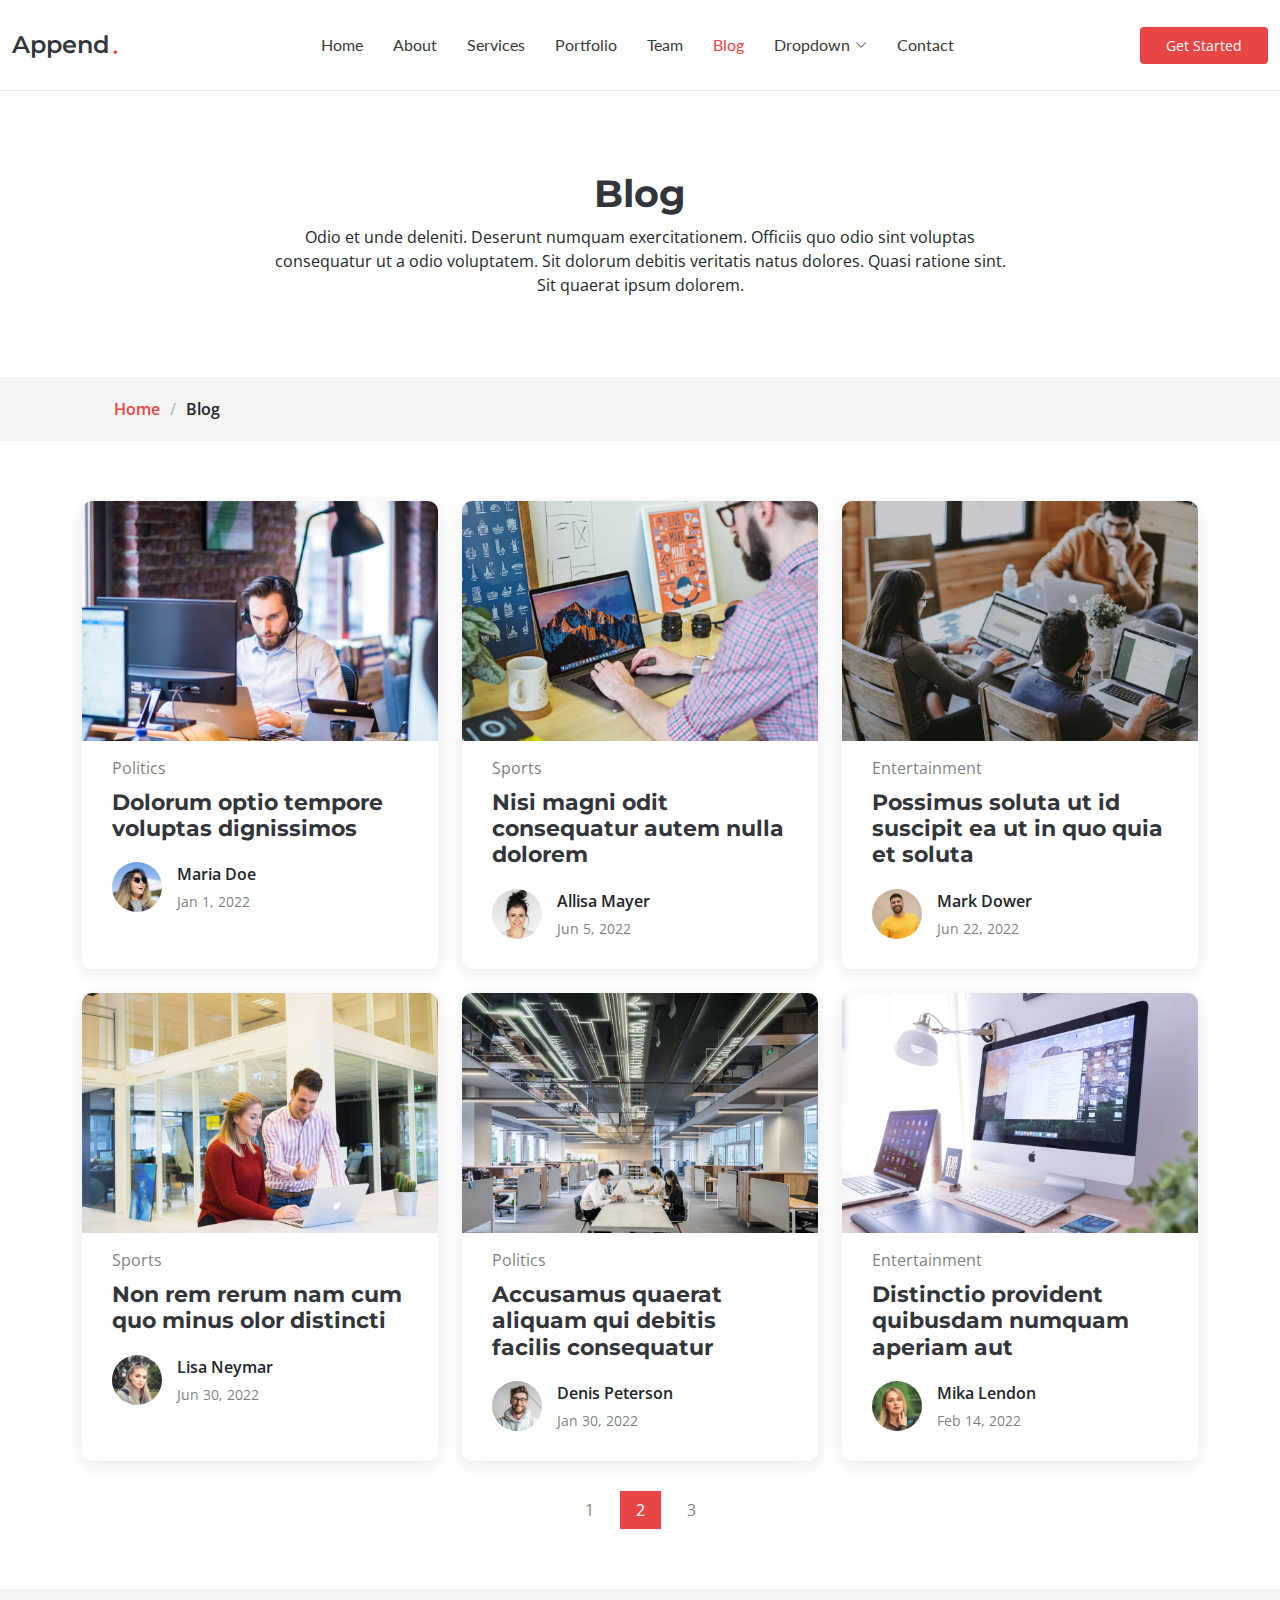
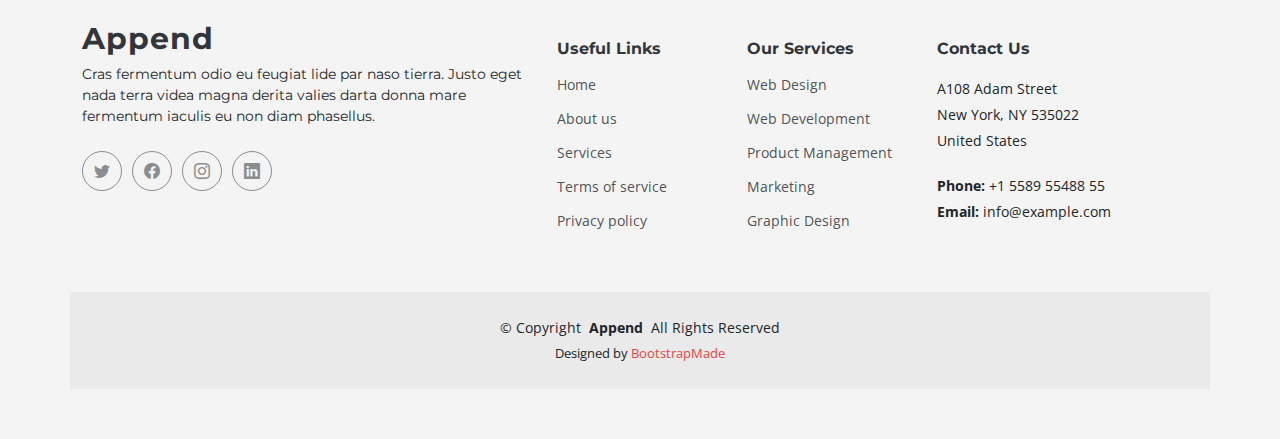
<file: blog.html>
<!DOCTYPE html>
<html lang="en">

<head>
  <meta charset="utf-8">
  <meta content="width=device-width, initial-scale=1.0" name="viewport">

  <title>Blog - Append Bootstrap Temlate</title>
  <meta content="" name="description">
  <meta content="" name="keywords">

  <!-- Favicons -->
  <link href="assets/img/favicon.png" rel="icon">
  <link href="assets/img/apple-touch-icon.png" rel="apple-touch-icon">

  <!-- Fonts -->
  <link href="https://fonts.googleapis.com" rel="preconnect">
  <link href="https://fonts.gstatic.com" rel="preconnect" crossorigin>
  <link href="https://fonts.googleapis.com/css2?family=Open+Sans:ital,wght@0,300;0,400;0,500;0,600;0,700;0,800;1,300;1,400;1,500;1,600;1,700;1,800&family=Montserrat:ital,wght@0,100;0,200;0,300;0,400;0,500;0,600;0,700;0,800;0,900;1,100;1,200;1,300;1,400;1,500;1,600;1,700;1,800;1,900&family=Lato:ital,wght@0,100;0,300;0,400;0,700;0,900;1,100;1,300;1,400;1,700;1,900&display=swap" rel="stylesheet">

  <!-- Vendor CSS Files -->
  <link href="assets/vendor/bootstrap/css/bootstrap.min.css" rel="stylesheet">
  <link href="assets/vendor/bootstrap-icons/bootstrap-icons.css" rel="stylesheet">
  <link href="assets/vendor/glightbox/css/glightbox.min.css" rel="stylesheet">
  <link href="assets/vendor/swiper/swiper-bundle.min.css" rel="stylesheet">
  <link href="assets/vendor/aos/aos.css" rel="stylesheet">

  <!-- Template Main CSS File -->
  <link href="assets/css/main.css" rel="stylesheet">

  <!-- =======================================================
  * Template Name: Append
  * Updated: Jun 20 2023 with Bootstrap v5.3.0
  * Template URL: https://bootstrapmade.com/append-bootstrap-website-template/
  * Author: BootstrapMade.com
  * License: https://bootstrapmade.com/license/
  ======================================================== -->
</head>

<body class="blog-page" data-bs-spy="scroll" data-bs-target="#navmenu">

  <!-- ======= Header ======= -->
  <header id="header" class="header sticky-top d-flex align-items-center">
    <div class="container-fluid d-flex align-items-center justify-content-between">

      <a href="index.html" class="logo d-flex align-items-center me-auto me-xl-0">
        <!-- Uncomment the line below if you also wish to use an image logo -->
        <!-- <img src="assets/img/logo.png" alt=""> -->
        <h1>Append</h1>
        <span>.</span>
      </a>

      <!-- Nav Menu -->
      <nav id="navmenu" class="navmenu">
        <ul>
          <li><a href="index.html#hero">Home</a></li>
          <li><a href="index.html#about">About</a></li>
          <li><a href="index.html#services">Services</a></li>
          <li><a href="index.html#portfolio">Portfolio</a></li>
          <li><a href="index.html#team">Team</a></li>
          <li><a href="blog.html" class="active">Blog</a></li>
          <li class="dropdown has-dropdown"><a href="#"><span>Dropdown</span> <i class="bi bi-chevron-down"></i></a>
            <ul class="dd-box-shadow">
              <li><a href="#">Dropdown 1</a></li>
              <li class="dropdown has-dropdown"><a href="#"><span>Deep Dropdown</span> <i class="bi bi-chevron-down"></i></a>
                <ul class="dd-box-shadow">
                  <li><a href="#">Deep Dropdown 1</a></li>
                  <li><a href="#">Deep Dropdown 2</a></li>
                  <li><a href="#">Deep Dropdown 3</a></li>
                  <li><a href="#">Deep Dropdown 4</a></li>
                  <li><a href="#">Deep Dropdown 5</a></li>
                </ul>
              </li>
              <li><a href="#">Dropdown 2</a></li>
              <li><a href="#">Dropdown 3</a></li>
              <li><a href="#">Dropdown 4</a></li>
            </ul>
          </li>
          <li><a href="index.html#contact">Contact</a></li>
        </ul>

        <i class="mobile-nav-toggle d-xl-none bi bi-list"></i>
      </nav><!-- End Nav Menu -->

      <a class="btn-getstarted" href="index.html#about">Get Started</a>

    </div>
  </header><!-- End Header -->

  <main id="main">

    <!-- Blog Page Title & Breadcrumbs -->
    <div data-aos="fade" class="page-title">
      <div class="heading">
        <div class="container">
          <div class="row d-flex justify-content-center text-center">
            <div class="col-lg-8">
              <h1>Blog</h1>
              <p class="mb-0">Odio et unde deleniti. Deserunt numquam exercitationem. Officiis quo odio sint voluptas consequatur ut a odio voluptatem. Sit dolorum debitis veritatis natus dolores. Quasi ratione sint. Sit quaerat ipsum dolorem.</p>
            </div>
          </div>
        </div>
      </div>
      <nav class="breadcrumbs">
        <div class="container">
          <ol>
            <li><a href="index.html">Home</a></li>
            <li class="current">Blog</li>
          </ol>
        </div>
      </nav>
    </div><!-- End Page Title -->

    <!-- Blog Section - Blog Page -->
    <section id="blog" class="blog">

      <div class="container" data-aos="fade-up" data-aos-delay="100">

        <div class="row gy-4 posts-list">

          <div class="col-xl-4 col-lg-6">
            <article>

              <div class="post-img">
                <img src="assets/img/blog/blog-1.jpg" alt="" class="img-fluid">
              </div>

              <p class="post-category">Politics</p>

              <h2 class="title">
                <a href="blog-details.html">Dolorum optio tempore voluptas dignissimos</a>
              </h2>

              <div class="d-flex align-items-center">
                <img src="assets/img/blog/blog-author.jpg" alt="" class="img-fluid post-author-img flex-shrink-0">
                <div class="post-meta">
                  <p class="post-author">Maria Doe</p>
                  <p class="post-date">
                    <time datetime="2022-01-01">Jan 1, 2022</time>
                  </p>
                </div>
              </div>

            </article>
          </div><!-- End post list item -->

          <div class="col-xl-4 col-lg-6">
            <article>

              <div class="post-img">
                <img src="assets/img/blog/blog-2.jpg" alt="" class="img-fluid">
              </div>

              <p class="post-category">Sports</p>

              <h2 class="title">
                <a href="blog-details.html">Nisi magni odit consequatur autem nulla dolorem</a>
              </h2>

              <div class="d-flex align-items-center">
                <img src="assets/img/blog/blog-author-2.jpg" alt="" class="img-fluid post-author-img flex-shrink-0">
                <div class="post-meta">
                  <p class="post-author">Allisa Mayer</p>
                  <p class="post-date">
                    <time datetime="2022-01-01">Jun 5, 2022</time>
                  </p>
                </div>
              </div>

            </article>
          </div><!-- End post list item -->

          <div class="col-xl-4 col-lg-6">
            <article>

              <div class="post-img">
                <img src="assets/img/blog/blog-3.jpg" alt="" class="img-fluid">
              </div>

              <p class="post-category">Entertainment</p>

              <h2 class="title">
                <a href="blog-details.html">Possimus soluta ut id suscipit ea ut in quo quia et soluta</a>
              </h2>

              <div class="d-flex align-items-center">
                <img src="assets/img/blog/blog-author-3.jpg" alt="" class="img-fluid post-author-img flex-shrink-0">
                <div class="post-meta">
                  <p class="post-author">Mark Dower</p>
                  <p class="post-date">
                    <time datetime="2022-01-01">Jun 22, 2022</time>
                  </p>
                </div>
              </div>

            </article>
          </div><!-- End post list item -->

          <div class="col-xl-4 col-lg-6">
            <article>

              <div class="post-img">
                <img src="assets/img/blog/blog-4.jpg" alt="" class="img-fluid">
              </div>

              <p class="post-category">Sports</p>

              <h2 class="title">
                <a href="blog-details.html">Non rem rerum nam cum quo minus olor distincti</a>
              </h2>

              <div class="d-flex align-items-center">
                <img src="assets/img/blog/blog-author-4.jpg" alt="" class="img-fluid post-author-img flex-shrink-0">
                <div class="post-meta">
                  <p class="post-author">Lisa Neymar</p>
                  <p class="post-date">
                    <time datetime="2022-01-01">Jun 30, 2022</time>
                  </p>
                </div>
              </div>

            </article>
          </div><!-- End post list item -->

          <div class="col-xl-4 col-lg-6">
            <article>

              <div class="post-img">
                <img src="assets/img/blog/blog-5.jpg" alt="" class="img-fluid">
              </div>

              <p class="post-category">Politics</p>

              <h2 class="title">
                <a href="blog-details.html">Accusamus quaerat aliquam qui debitis facilis consequatur</a>
              </h2>

              <div class="d-flex align-items-center">
                <img src="assets/img/blog/blog-author-5.jpg" alt="" class="img-fluid post-author-img flex-shrink-0">
                <div class="post-meta">
                  <p class="post-author">Denis Peterson</p>
                  <p class="post-date">
                    <time datetime="2022-01-01">Jan 30, 2022</time>
                  </p>
                </div>
              </div>

            </article>
          </div><!-- End post list item -->

          <div class="col-xl-4 col-lg-6">
            <article>

              <div class="post-img">
                <img src="assets/img/blog/blog-6.jpg" alt="" class="img-fluid">
              </div>

              <p class="post-category">Entertainment</p>

              <h2 class="title">
                <a href="blog-details.html">Distinctio provident quibusdam numquam aperiam aut</a>
              </h2>

              <div class="d-flex align-items-center">
                <img src="assets/img/blog/blog-author-6.jpg" alt="" class="img-fluid post-author-img flex-shrink-0">
                <div class="post-meta">
                  <p class="post-author">Mika Lendon</p>
                  <p class="post-date">
                    <time datetime="2022-01-01">Feb 14, 2022</time>
                  </p>
                </div>
              </div>

            </article>
          </div><!-- End post list item -->

        </div><!-- End blog posts list -->

        <div class="pagination d-flex justify-content-center">
          <ul>
            <li><a href="#">1</a></li>
            <li class="active"><a href="#">2</a></li>
            <li><a href="#">3</a></li>
          </ul>
        </div><!-- End pagination -->

      </div>

    </section><!-- End Blog Section -->

  </main>

  <!-- ======= Footer ======= -->
  <footer id="footer" class="footer">

    <div class="container footer-top">
      <div class="row gy-4">
        <div class="col-lg-5 col-md-12 footer-about">
          <a href="index.html" class="logo d-flex align-items-center">
            <span>Append</span>
          </a>
          <p>Cras fermentum odio eu feugiat lide par naso tierra. Justo eget nada terra videa magna derita valies darta donna mare fermentum iaculis eu non diam phasellus.</p>
          <div class="social-links d-flex mt-4">
            <a href=""><i class="bi bi-twitter"></i></a>
            <a href=""><i class="bi bi-facebook"></i></a>
            <a href=""><i class="bi bi-instagram"></i></a>
            <a href=""><i class="bi bi-linkedin"></i></a>
          </div>
        </div>

        <div class="col-lg-2 col-6 footer-links">
          <h4>Useful Links</h4>
          <ul>
            <li><a href="#">Home</a></li>
            <li><a href="#">About us</a></li>
            <li><a href="#">Services</a></li>
            <li><a href="#">Terms of service</a></li>
            <li><a href="#">Privacy policy</a></li>
          </ul>
        </div>

        <div class="col-lg-2 col-6 footer-links">
          <h4>Our Services</h4>
          <ul>
            <li><a href="#">Web Design</a></li>
            <li><a href="#">Web Development</a></li>
            <li><a href="#">Product Management</a></li>
            <li><a href="#">Marketing</a></li>
            <li><a href="#">Graphic Design</a></li>
          </ul>
        </div>

        <div class="col-lg-3 col-md-12 footer-contact text-center text-md-start">
          <h4>Contact Us</h4>
          <p>A108 Adam Street</p>
          <p>New York, NY 535022</p>
          <p>United States</p>
          <p class="mt-4"><strong>Phone:</strong> <span>+1 5589 55488 55</span></p>
          <p><strong>Email:</strong> <span>info@example.com</span></p>
        </div>

      </div>
    </div>

    <div class="container copyright text-center mt-4">
      <p>&copy; <span>Copyright</span> <strong class="px-1">Append</strong> <span>All Rights Reserved</span></p>
      <div class="credits">
        <!-- All the links in the footer should remain intact. -->
        <!-- You can delete the links only if you've purchased the pro version. -->
        <!-- Licensing information: https://bootstrapmade.com/license/ -->
        <!-- Purchase the pro version with working PHP/AJAX contact form: [buy-url] -->
        Designed by <a href="https://bootstrapmade.com/">BootstrapMade</a>
      </div>
    </div>

  </footer><!-- End Footer -->

  <!-- Scroll Top Button -->
  <a href="#" id="scroll-top" class="scroll-top d-flex align-items-center justify-content-center"><i class="bi bi-arrow-up-short"></i></a>

  <!-- Preloader -->
  <div id="preloader">
    <div></div>
    <div></div>
    <div></div>
    <div></div>
  </div>

  <!-- Vendor JS Files -->
  <script src="assets/vendor/bootstrap/js/bootstrap.bundle.min.js"></script>
  <script src="assets/vendor/glightbox/js/glightbox.min.js"></script>
  <script src="assets/vendor/purecounter/purecounter_vanilla.js"></script>
  <script src="assets/vendor/isotope-layout/isotope.pkgd.min.js"></script>
  <script src="assets/vendor/swiper/swiper-bundle.min.js"></script>
  <script src="assets/vendor/aos/aos.js"></script>
  <script src="assets/vendor/php-email-form/validate.js"></script>

  <!-- Template Main JS File -->
  <script src="assets/js/main.js"></script>

</body>

</html>
</file>
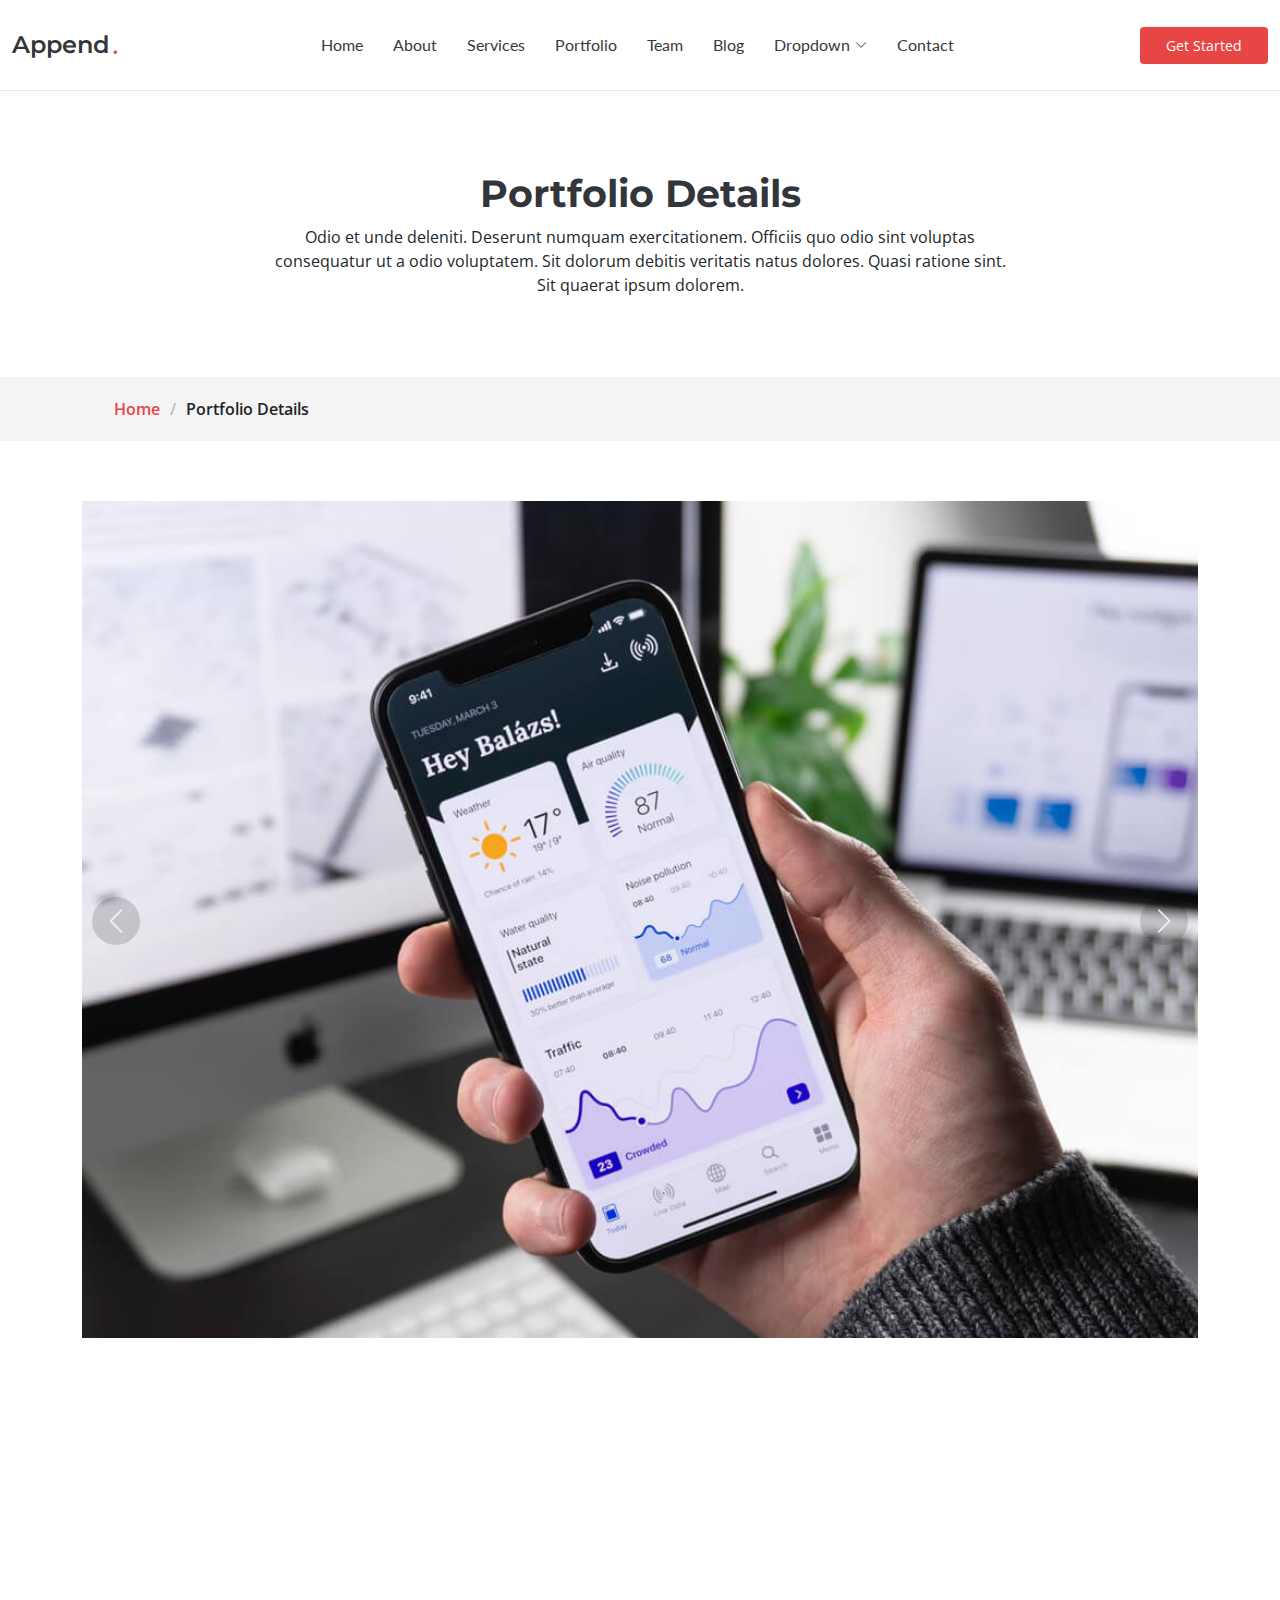
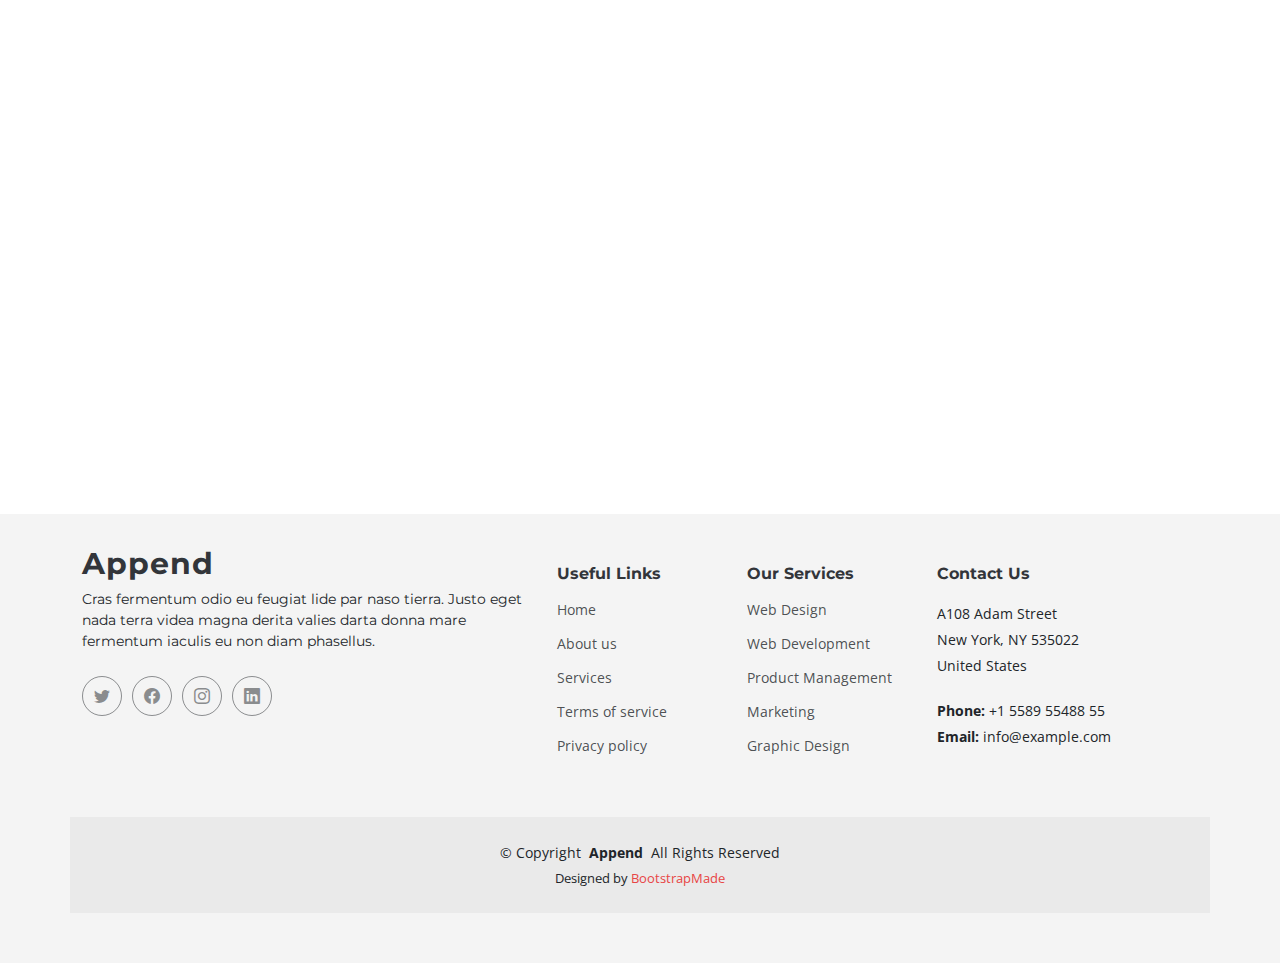
<file: portfolio-details.html>
<!DOCTYPE html>
<html lang="en">

<head>
  <meta charset="utf-8">
  <meta content="width=device-width, initial-scale=1.0" name="viewport">

  <title>Portfolio Details - Append Bootstrap Temlate</title>
  <meta content="" name="description">
  <meta content="" name="keywords">

  <!-- Favicons -->
  <link href="assets/img/favicon.png" rel="icon">
  <link href="assets/img/apple-touch-icon.png" rel="apple-touch-icon">

  <!-- Fonts -->
  <link href="https://fonts.googleapis.com" rel="preconnect">
  <link href="https://fonts.gstatic.com" rel="preconnect" crossorigin>
  <link href="https://fonts.googleapis.com/css2?family=Open+Sans:ital,wght@0,300;0,400;0,500;0,600;0,700;0,800;1,300;1,400;1,500;1,600;1,700;1,800&family=Montserrat:ital,wght@0,100;0,200;0,300;0,400;0,500;0,600;0,700;0,800;0,900;1,100;1,200;1,300;1,400;1,500;1,600;1,700;1,800;1,900&family=Lato:ital,wght@0,100;0,300;0,400;0,700;0,900;1,100;1,300;1,400;1,700;1,900&display=swap" rel="stylesheet">

  <!-- Vendor CSS Files -->
  <link href="assets/vendor/bootstrap/css/bootstrap.min.css" rel="stylesheet">
  <link href="assets/vendor/bootstrap-icons/bootstrap-icons.css" rel="stylesheet">
  <link href="assets/vendor/glightbox/css/glightbox.min.css" rel="stylesheet">
  <link href="assets/vendor/swiper/swiper-bundle.min.css" rel="stylesheet">
  <link href="assets/vendor/aos/aos.css" rel="stylesheet">

  <!-- Template Main CSS File -->
  <link href="assets/css/main.css" rel="stylesheet">

  <!-- =======================================================
  * Template Name: Append
  * Updated: Jun 20 2023 with Bootstrap v5.3.0
  * Template URL: https://bootstrapmade.com/append-bootstrap-website-template/
  * Author: BootstrapMade.com
  * License: https://bootstrapmade.com/license/
  ======================================================== -->
</head>

<body class="portfolio-details-page" data-bs-spy="scroll" data-bs-target="#navmenu">

  <!-- ======= Header ======= -->
  <header id="header" class="header sticky-top d-flex align-items-center">
    <div class="container-fluid d-flex align-items-center justify-content-between">

      <a href="index.html" class="logo d-flex align-items-center me-auto me-xl-0">
        <!-- Uncomment the line below if you also wish to use an image logo -->
        <!-- <img src="assets/img/logo.png" alt=""> -->
        <h1>Append</h1>
        <span>.</span>
      </a>

      <!-- Nav Menu -->
      <nav id="navmenu" class="navmenu">
        <ul>
          <li><a href="index.html#hero">Home</a></li>
          <li><a href="index.html#about">About</a></li>
          <li><a href="index.html#services">Services</a></li>
          <li><a href="index.html#portfolio">Portfolio</a></li>
          <li><a href="index.html#team">Team</a></li>
          <li><a href="blog.html">Blog</a></li>
          <li class="dropdown has-dropdown"><a href="#"><span>Dropdown</span> <i class="bi bi-chevron-down"></i></a>
            <ul class="dd-box-shadow">
              <li><a href="#">Dropdown 1</a></li>
              <li class="dropdown has-dropdown"><a href="#"><span>Deep Dropdown</span> <i class="bi bi-chevron-down"></i></a>
                <ul class="dd-box-shadow">
                  <li><a href="#">Deep Dropdown 1</a></li>
                  <li><a href="#">Deep Dropdown 2</a></li>
                  <li><a href="#">Deep Dropdown 3</a></li>
                  <li><a href="#">Deep Dropdown 4</a></li>
                  <li><a href="#">Deep Dropdown 5</a></li>
                </ul>
              </li>
              <li><a href="#">Dropdown 2</a></li>
              <li><a href="#">Dropdown 3</a></li>
              <li><a href="#">Dropdown 4</a></li>
            </ul>
          </li>
          <li><a href="index.html#contact">Contact</a></li>
        </ul>

        <i class="mobile-nav-toggle d-xl-none bi bi-list"></i>
      </nav><!-- End Nav Menu -->

      <a class="btn-getstarted" href="index.html#about">Get Started</a>

    </div>
  </header><!-- End Header -->

  <main id="main">

    <!-- Portfolio Details Page Title & Breadcrumbs -->
    <div data-aos="fade" class="page-title">
      <div class="heading">
        <div class="container">
          <div class="row d-flex justify-content-center text-center">
            <div class="col-lg-8">
              <h1>Portfolio Details</h1>
              <p class="mb-0">Odio et unde deleniti. Deserunt numquam exercitationem. Officiis quo odio sint voluptas consequatur ut a odio voluptatem. Sit dolorum debitis veritatis natus dolores. Quasi ratione sint. Sit quaerat ipsum dolorem.</p>
            </div>
          </div>
        </div>
      </div>
      <nav class="breadcrumbs">
        <div class="container">
          <ol>
            <li><a href="index.html">Home</a></li>
            <li class="current">Portfolio Details</li>
          </ol>
        </div>
      </nav>
    </div><!-- End Page Title -->

    <!-- Portfolio-details Section - Portfolio Details Page -->
    <section id="portfolio-details" class="portfolio-details">

      <div class="container" data-aos="fade-up">

        <div class="portfolio-details-slider swiper">
          <template class="swiper-config">
            {
            "loop": true,
            "speed" : 600,
            "autoplay": {
            "delay": 5000
            },
            "slidesPerView": "auto",
            "navigation": {
            "nextEl": ".swiper-button-next",
            "prevEl": ".swiper-button-prev"
            }
            }
          </template>
          <div class="swiper-wrapper align-items-center">

            <div class="swiper-slide">
              <img src="assets/img/portfolio/app-1.jpg" alt="">
            </div>

            <div class="swiper-slide">
              <img src="assets/img/portfolio/product-1.jpg" alt="">
            </div>

            <div class="swiper-slide">
              <img src="assets/img/portfolio/branding-1.jpg" alt="">
            </div>

            <div class="swiper-slide">
              <img src="assets/img/portfolio/books-1.jpg" alt="">
            </div>

          </div>
          <div class="swiper-button-prev"></div>
          <div class="swiper-button-next"></div>
        </div>

        <div class="row justify-content-between gy-4 mt-4">

          <div class="col-lg-8" data-aos="fade-up">
            <div class="portfolio-description">
              <h2>This is an example of portfolio details</h2>
              <p>
                Autem ipsum nam porro corporis rerum. Quis eos dolorem eos itaque inventore commodi labore quia quia. Exercitationem repudiandae officiis neque suscipit non officia eaque itaque enim. Voluptatem officia accusantium nesciunt est omnis tempora consectetur dignissimos. Sequi nulla at esse enim cum deserunt eius.
              </p>
              <p>
                Amet consequatur qui dolore veniam voluptatem voluptatem sit. Non aspernatur atque natus ut cum nam et. Praesentium error dolores rerum minus sequi quia veritatis eum. Eos et doloribus doloremque nesciunt molestiae laboriosam.
              </p>

              <div class="testimonial-item">
                <p>
                  <i class="bi bi-quote quote-icon-left"></i>
                  <span>Export tempor illum tamen malis malis eram quae irure esse labore quem cillum quid cillum eram malis quorum velit fore eram velit sunt aliqua noster fugiat irure amet legam anim culpa.</span>
                  <i class="bi bi-quote quote-icon-right"></i>
                </p>
                <div>
                  <img src="assets/img/testimonials/testimonials-2.jpg" class="testimonial-img" alt="">
                  <h3>Sara Wilsson</h3>
                  <h4>Designer</h4>
                </div>
              </div>

              <p>
                Impedit ipsum quae et aliquid doloribus et voluptatem quasi. Perspiciatis occaecati earum et magnam animi. Quibusdam non qui ea vitae suscipit vitae sunt. Repudiandae incidunt cumque minus deserunt assumenda tempore. Delectus voluptas necessitatibus est.
              </p>

              <p>
                Sunt voluptatum sapiente facilis quo odio aut ipsum repellat debitis. Molestiae et autem libero. Explicabo et quod necessitatibus similique quis dolor eum. Numquam eaque praesentium rem et qui nesciunt.
              </p>

            </div>
          </div>

          <div class="col-lg-3" data-aos="fade-up" data-aos-delay="100">
            <div class="portfolio-info">
              <h3>Project information</h3>
              <ul>
                <li><strong>Category</strong> Web design</li>
                <li><strong>Client</strong> ASU Company</li>
                <li><strong>Project date</strong> 01 March, 2020</li>
                <li><strong>Project URL</strong> <a href="#">www.example.com</a></li>
                <li><a href="#" class="btn-visit align-self-start">Visit Website</a></li>
              </ul>
            </div>
          </div>

        </div>

      </div>

    </section><!-- End Portfolio-details Section -->

  </main>

  <!-- ======= Footer ======= -->
  <footer id="footer" class="footer">

    <div class="container footer-top">
      <div class="row gy-4">
        <div class="col-lg-5 col-md-12 footer-about">
          <a href="index.html" class="logo d-flex align-items-center">
            <span>Append</span>
          </a>
          <p>Cras fermentum odio eu feugiat lide par naso tierra. Justo eget nada terra videa magna derita valies darta donna mare fermentum iaculis eu non diam phasellus.</p>
          <div class="social-links d-flex mt-4">
            <a href=""><i class="bi bi-twitter"></i></a>
            <a href=""><i class="bi bi-facebook"></i></a>
            <a href=""><i class="bi bi-instagram"></i></a>
            <a href=""><i class="bi bi-linkedin"></i></a>
          </div>
        </div>

        <div class="col-lg-2 col-6 footer-links">
          <h4>Useful Links</h4>
          <ul>
            <li><a href="#">Home</a></li>
            <li><a href="#">About us</a></li>
            <li><a href="#">Services</a></li>
            <li><a href="#">Terms of service</a></li>
            <li><a href="#">Privacy policy</a></li>
          </ul>
        </div>

        <div class="col-lg-2 col-6 footer-links">
          <h4>Our Services</h4>
          <ul>
            <li><a href="#">Web Design</a></li>
            <li><a href="#">Web Development</a></li>
            <li><a href="#">Product Management</a></li>
            <li><a href="#">Marketing</a></li>
            <li><a href="#">Graphic Design</a></li>
          </ul>
        </div>

        <div class="col-lg-3 col-md-12 footer-contact text-center text-md-start">
          <h4>Contact Us</h4>
          <p>A108 Adam Street</p>
          <p>New York, NY 535022</p>
          <p>United States</p>
          <p class="mt-4"><strong>Phone:</strong> <span>+1 5589 55488 55</span></p>
          <p><strong>Email:</strong> <span>info@example.com</span></p>
        </div>

      </div>
    </div>

    <div class="container copyright text-center mt-4">
      <p>&copy; <span>Copyright</span> <strong class="px-1">Append</strong> <span>All Rights Reserved</span></p>
      <div class="credits">
        <!-- All the links in the footer should remain intact. -->
        <!-- You can delete the links only if you've purchased the pro version. -->
        <!-- Licensing information: https://bootstrapmade.com/license/ -->
        <!-- Purchase the pro version with working PHP/AJAX contact form: [buy-url] -->
        Designed by <a href="https://bootstrapmade.com/">BootstrapMade</a>
      </div>
    </div>

  </footer><!-- End Footer -->

  <!-- Scroll Top Button -->
  <a href="#" id="scroll-top" class="scroll-top d-flex align-items-center justify-content-center"><i class="bi bi-arrow-up-short"></i></a>

  <!-- Preloader -->
  <div id="preloader">
    <div></div>
    <div></div>
    <div></div>
    <div></div>
  </div>

  <!-- Vendor JS Files -->
  <script src="assets/vendor/bootstrap/js/bootstrap.bundle.min.js"></script>
  <script src="assets/vendor/glightbox/js/glightbox.min.js"></script>
  <script src="assets/vendor/purecounter/purecounter_vanilla.js"></script>
  <script src="assets/vendor/isotope-layout/isotope.pkgd.min.js"></script>
  <script src="assets/vendor/swiper/swiper-bundle.min.js"></script>
  <script src="assets/vendor/aos/aos.js"></script>
  <script src="assets/vendor/php-email-form/validate.js"></script>

  <!-- Template Main JS File -->
  <script src="assets/js/main.js"></script>

</body>

</html>
</file>
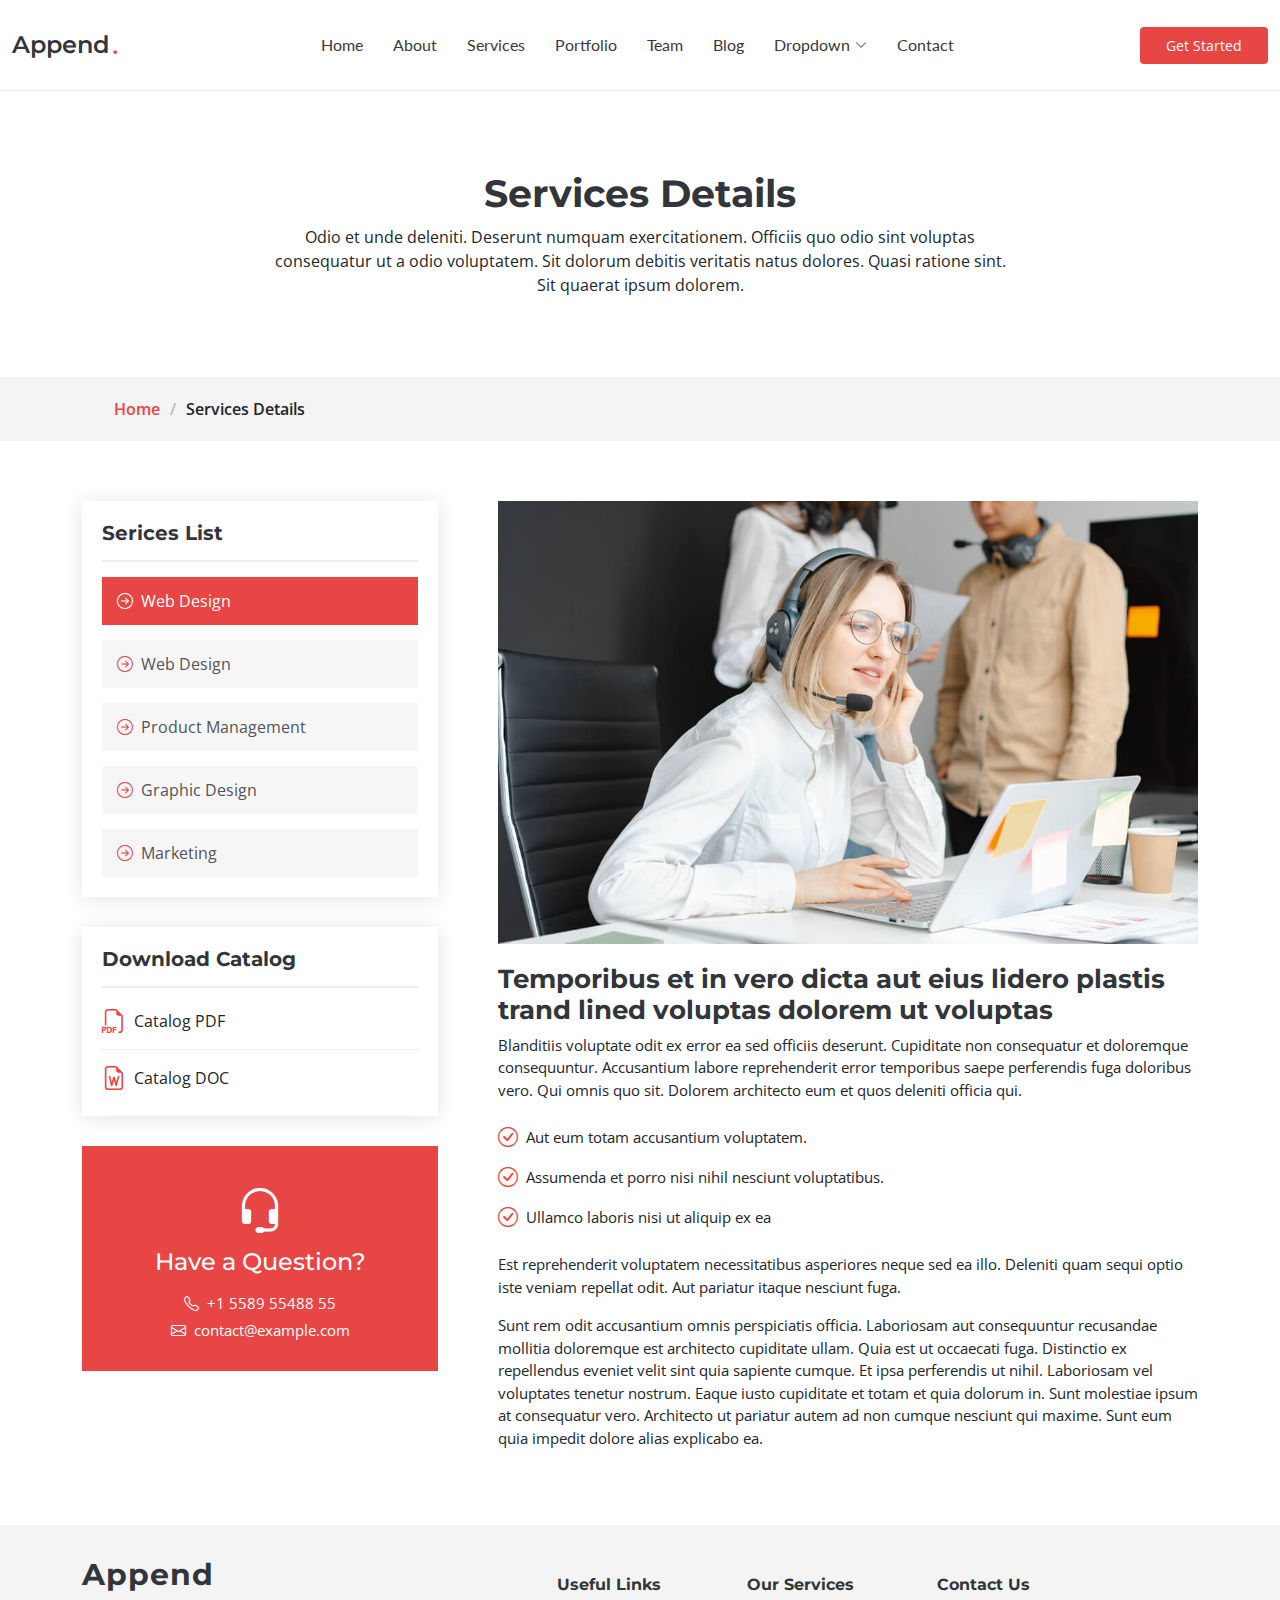
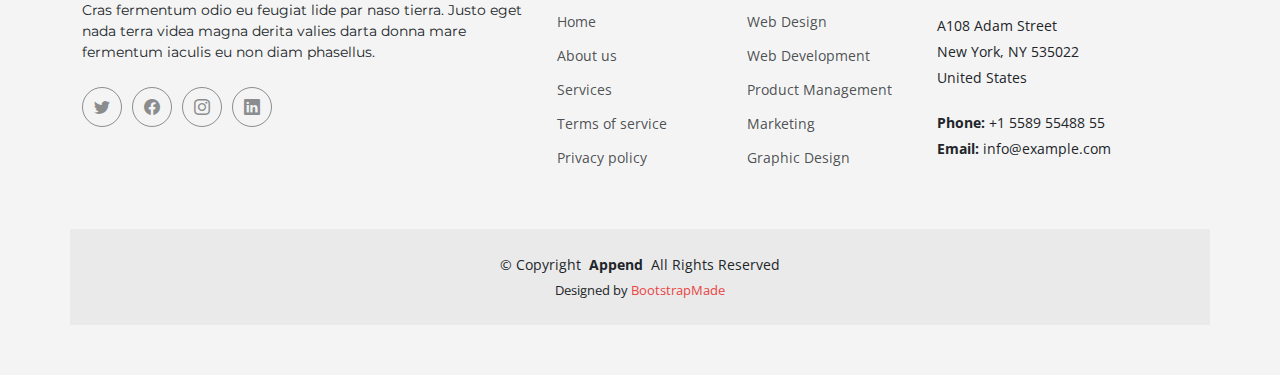
<file: services-details.html>
<!DOCTYPE html>
<html lang="en">

<head>
  <meta charset="utf-8">
  <meta content="width=device-width, initial-scale=1.0" name="viewport">

  <title>Services Details - Append Bootstrap Temlate</title>
  <meta content="" name="description">
  <meta content="" name="keywords">

  <!-- Favicons -->
  <link href="assets/img/favicon.png" rel="icon">
  <link href="assets/img/apple-touch-icon.png" rel="apple-touch-icon">

  <!-- Fonts -->
  <link href="https://fonts.googleapis.com" rel="preconnect">
  <link href="https://fonts.gstatic.com" rel="preconnect" crossorigin>
  <link href="https://fonts.googleapis.com/css2?family=Open+Sans:ital,wght@0,300;0,400;0,500;0,600;0,700;0,800;1,300;1,400;1,500;1,600;1,700;1,800&family=Montserrat:ital,wght@0,100;0,200;0,300;0,400;0,500;0,600;0,700;0,800;0,900;1,100;1,200;1,300;1,400;1,500;1,600;1,700;1,800;1,900&family=Lato:ital,wght@0,100;0,300;0,400;0,700;0,900;1,100;1,300;1,400;1,700;1,900&display=swap" rel="stylesheet">

  <!-- Vendor CSS Files -->
  <link href="assets/vendor/bootstrap/css/bootstrap.min.css" rel="stylesheet">
  <link href="assets/vendor/bootstrap-icons/bootstrap-icons.css" rel="stylesheet">
  <link href="assets/vendor/glightbox/css/glightbox.min.css" rel="stylesheet">
  <link href="assets/vendor/swiper/swiper-bundle.min.css" rel="stylesheet">
  <link href="assets/vendor/aos/aos.css" rel="stylesheet">

  <!-- Template Main CSS File -->
  <link href="assets/css/main.css" rel="stylesheet">

  <!-- =======================================================
  * Template Name: Append
  * Updated: Jun 20 2023 with Bootstrap v5.3.0
  * Template URL: https://bootstrapmade.com/append-bootstrap-website-template/
  * Author: BootstrapMade.com
  * License: https://bootstrapmade.com/license/
  ======================================================== -->
</head>

<body class="services-details-page" data-bs-spy="scroll" data-bs-target="#navmenu">

  <!-- ======= Header ======= -->
  <header id="header" class="header sticky-top d-flex align-items-center">
    <div class="container-fluid d-flex align-items-center justify-content-between">

      <a href="index.html" class="logo d-flex align-items-center me-auto me-xl-0">
        <!-- Uncomment the line below if you also wish to use an image logo -->
        <!-- <img src="assets/img/logo.png" alt=""> -->
        <h1>Append</h1>
        <span>.</span>
      </a>

      <!-- Nav Menu -->
      <nav id="navmenu" class="navmenu">
        <ul>
          <li><a href="index.html#hero">Home</a></li>
          <li><a href="index.html#about">About</a></li>
          <li><a href="index.html#services">Services</a></li>
          <li><a href="index.html#portfolio">Portfolio</a></li>
          <li><a href="index.html#team">Team</a></li>
          <li><a href="blog.html">Blog</a></li>
          <li class="dropdown has-dropdown"><a href="#"><span>Dropdown</span> <i class="bi bi-chevron-down"></i></a>
            <ul class="dd-box-shadow">
              <li><a href="#">Dropdown 1</a></li>
              <li class="dropdown has-dropdown"><a href="#"><span>Deep Dropdown</span> <i class="bi bi-chevron-down"></i></a>
                <ul class="dd-box-shadow">
                  <li><a href="#">Deep Dropdown 1</a></li>
                  <li><a href="#">Deep Dropdown 2</a></li>
                  <li><a href="#">Deep Dropdown 3</a></li>
                  <li><a href="#">Deep Dropdown 4</a></li>
                  <li><a href="#">Deep Dropdown 5</a></li>
                </ul>
              </li>
              <li><a href="#">Dropdown 2</a></li>
              <li><a href="#">Dropdown 3</a></li>
              <li><a href="#">Dropdown 4</a></li>
            </ul>
          </li>
          <li><a href="index.html#contact">Contact</a></li>
        </ul>

        <i class="mobile-nav-toggle d-xl-none bi bi-list"></i>
      </nav><!-- End Nav Menu -->

      <a class="btn-getstarted" href="index.html#about">Get Started</a>

    </div>
  </header><!-- End Header -->

  <main id="main">

    <!-- Services Details Page Title & Breadcrumbs -->
    <div data-aos="fade" class="page-title">
      <div class="heading">
        <div class="container">
          <div class="row d-flex justify-content-center text-center">
            <div class="col-lg-8">
              <h1>Services Details</h1>
              <p class="mb-0">Odio et unde deleniti. Deserunt numquam exercitationem. Officiis quo odio sint voluptas consequatur ut a odio voluptatem. Sit dolorum debitis veritatis natus dolores. Quasi ratione sint. Sit quaerat ipsum dolorem.</p>
            </div>
          </div>
        </div>
      </div>
      <nav class="breadcrumbs">
        <div class="container">
          <ol>
            <li><a href="index.html">Home</a></li>
            <li class="current">Services Details</li>
          </ol>
        </div>
      </nav>
    </div><!-- End Page Title -->

    <!-- Service-details Section - Services Details Page -->
    <section id="service-details" class="service-details">

      <div class="container">

        <div class="row gy-5">

          <div class="col-lg-4" data-aos="fade-up" data-aos-delay="100">

            <div class="service-box">
              <h4>Serices List</h4>
              <div class="services-list">
                <a href="#" class="active"><i class="bi bi-arrow-right-circle"></i><span>Web Design</span></a>
                <a href="#"><i class="bi bi-arrow-right-circle"></i><span>Web Design</span></a>
                <a href="#"><i class="bi bi-arrow-right-circle"></i><span>Product Management</span></a>
                <a href="#"><i class="bi bi-arrow-right-circle"></i><span>Graphic Design</span></a>
                <a href="#"><i class="bi bi-arrow-right-circle"></i><span>Marketing</span></a>
              </div>
            </div><!-- End Services List -->

            <div class="service-box">
              <h4>Download Catalog</h4>
              <div class="download-catalog">
                <a href="#"><i class="bi bi-filetype-pdf"></i><span>Catalog PDF</span></a>
                <a href="#"><i class="bi bi-file-earmark-word"></i><span>Catalog DOC</span></a>
              </div>
            </div><!-- End Services List -->

            <div class="help-box d-flex flex-column justify-content-center align-items-center">
              <i class="bi bi-headset help-icon"></i>
              <h4>Have a Question?</h4>
              <p class="d-flex align-items-center mt-2 mb-0"><i class="bi bi-telephone me-2"></i> <span>+1 5589 55488 55</span></p>
              <p class="d-flex align-items-center mt-1 mb-0"><i class="bi bi-envelope me-2"></i> <a href="mailto:contact@example.com">contact@example.com</a></span></p>
            </div>

          </div>

          <div class="col-lg-8 ps-lg-5" data-aos="fade-up" data-aos-delay="200">
            <img src="assets/img/services.jpg" alt="" class="img-fluid services-img">
            <h3>Temporibus et in vero dicta aut eius lidero plastis trand lined voluptas dolorem ut voluptas</h3>
            <p>
              Blanditiis voluptate odit ex error ea sed officiis deserunt. Cupiditate non consequatur et doloremque consequuntur. Accusantium labore reprehenderit error temporibus saepe perferendis fuga doloribus vero. Qui omnis quo sit. Dolorem architecto eum et quos deleniti officia qui.
            </p>
            <ul>
              <li><i class="bi bi-check-circle"></i> <span>Aut eum totam accusantium voluptatem.</span></li>
              <li><i class="bi bi-check-circle"></i> <span>Assumenda et porro nisi nihil nesciunt voluptatibus.</span></li>
              <li><i class="bi bi-check-circle"></i> <span>Ullamco laboris nisi ut aliquip ex ea</span></li>
            </ul>
            <p>
              Est reprehenderit voluptatem necessitatibus asperiores neque sed ea illo. Deleniti quam sequi optio iste veniam repellat odit. Aut pariatur itaque nesciunt fuga.
            </p>
            <p>
              Sunt rem odit accusantium omnis perspiciatis officia. Laboriosam aut consequuntur recusandae mollitia doloremque est architecto cupiditate ullam. Quia est ut occaecati fuga. Distinctio ex repellendus eveniet velit sint quia sapiente cumque. Et ipsa perferendis ut nihil. Laboriosam vel voluptates tenetur nostrum. Eaque iusto cupiditate et totam et quia dolorum in. Sunt molestiae ipsum at consequatur vero. Architecto ut pariatur autem ad non cumque nesciunt qui maxime. Sunt eum quia impedit dolore alias explicabo ea.
            </p>
          </div>

        </div>

      </div>

    </section><!-- End Service-details Section -->

  </main>

  <!-- ======= Footer ======= -->
  <footer id="footer" class="footer">

    <div class="container footer-top">
      <div class="row gy-4">
        <div class="col-lg-5 col-md-12 footer-about">
          <a href="index.html" class="logo d-flex align-items-center">
            <span>Append</span>
          </a>
          <p>Cras fermentum odio eu feugiat lide par naso tierra. Justo eget nada terra videa magna derita valies darta donna mare fermentum iaculis eu non diam phasellus.</p>
          <div class="social-links d-flex mt-4">
            <a href=""><i class="bi bi-twitter"></i></a>
            <a href=""><i class="bi bi-facebook"></i></a>
            <a href=""><i class="bi bi-instagram"></i></a>
            <a href=""><i class="bi bi-linkedin"></i></a>
          </div>
        </div>

        <div class="col-lg-2 col-6 footer-links">
          <h4>Useful Links</h4>
          <ul>
            <li><a href="#">Home</a></li>
            <li><a href="#">About us</a></li>
            <li><a href="#">Services</a></li>
            <li><a href="#">Terms of service</a></li>
            <li><a href="#">Privacy policy</a></li>
          </ul>
        </div>

        <div class="col-lg-2 col-6 footer-links">
          <h4>Our Services</h4>
          <ul>
            <li><a href="#">Web Design</a></li>
            <li><a href="#">Web Development</a></li>
            <li><a href="#">Product Management</a></li>
            <li><a href="#">Marketing</a></li>
            <li><a href="#">Graphic Design</a></li>
          </ul>
        </div>

        <div class="col-lg-3 col-md-12 footer-contact text-center text-md-start">
          <h4>Contact Us</h4>
          <p>A108 Adam Street</p>
          <p>New York, NY 535022</p>
          <p>United States</p>
          <p class="mt-4"><strong>Phone:</strong> <span>+1 5589 55488 55</span></p>
          <p><strong>Email:</strong> <span>info@example.com</span></p>
        </div>

      </div>
    </div>

    <div class="container copyright text-center mt-4">
      <p>&copy; <span>Copyright</span> <strong class="px-1">Append</strong> <span>All Rights Reserved</span></p>
      <div class="credits">
        <!-- All the links in the footer should remain intact. -->
        <!-- You can delete the links only if you've purchased the pro version. -->
        <!-- Licensing information: https://bootstrapmade.com/license/ -->
        <!-- Purchase the pro version with working PHP/AJAX contact form: [buy-url] -->
        Designed by <a href="https://bootstrapmade.com/">BootstrapMade</a>
      </div>
    </div>

  </footer><!-- End Footer -->

  <!-- Scroll Top Button -->
  <a href="#" id="scroll-top" class="scroll-top d-flex align-items-center justify-content-center"><i class="bi bi-arrow-up-short"></i></a>

  <!-- Preloader -->
  <div id="preloader">
    <div></div>
    <div></div>
    <div></div>
    <div></div>
  </div>

  <!-- Vendor JS Files -->
  <script src="assets/vendor/bootstrap/js/bootstrap.bundle.min.js"></script>
  <script src="assets/vendor/glightbox/js/glightbox.min.js"></script>
  <script src="assets/vendor/purecounter/purecounter_vanilla.js"></script>
  <script src="assets/vendor/isotope-layout/isotope.pkgd.min.js"></script>
  <script src="assets/vendor/swiper/swiper-bundle.min.js"></script>
  <script src="assets/vendor/aos/aos.js"></script>
  <script src="assets/vendor/php-email-form/validate.js"></script>

  <!-- Template Main JS File -->
  <script src="assets/js/main.js"></script>

</body>

</html>
</file>
<file: assets/css/main.css>
/**
* Template Name: Append
* Updated: Jun 20 2023 with Bootstrap v5.3.0
* Template URL: https://bootstrapmade.com/append-bootstrap-website-template/
* Author: BootstrapMade.com
* License: https://bootstrapmade.com/license/
*/

/*--------------------------------------------------------------
# Font & Color Variables
# Help: https://bootstrapmade.com/color-system/
--------------------------------------------------------------*/
/* Fonts */
:root {
  --font-default: "Open Sans", system-ui, -apple-system, "Segoe UI", Roboto, "Helvetica Neue", Arial, "Noto Sans", "Liberation Sans", sans-serif, "Apple Color Emoji", "Segoe UI Emoji", "Segoe UI Symbol", "Noto Color Emoji";
  --font-primary: "Montserrat", sans-serif;
  --font-secondary: "Lato", sans-serif;
}

/* Global Colors */
:root {
  --color-default: #212529;
  --color-default-rgb: 33, 37, 41;
  --color-background: #ffffff;
  --color-background-rgb: 255, 255, 255;
  --color-primary: #e84545;
  --color-primary-rgb: 232, 69, 69;
  --color-secondary: #32353a;
  --color-secondary-rgb: 50, 53, 58;
  --color-box-background: #ffffff;
  --color-box-background-rgb: 255, 255, 255;
  --color-inverse: #ffffff;
  --color-inverse-rgb: 255, 255, 255;
}

/* Nav Menu Colors */
:root {
  --color-nav: #3a3939;
  --color-nav-hover: #e84545;
  --color-nav-dropdown: #3a3939;
  --color-nav-dropdown-hover: #e84545;
  --color-nav-dropdown-background: #ffffff;
  --color-nav-mobile-background: #ffffff;
}

/* Smooth scroll */
:root {
  scroll-behavior: smooth;
}

/*--------------------------------------------------------------
# General
--------------------------------------------------------------*/
body {
  color: var(--color-default);
  background-color: var(--color-background);
  font-family: var(--font-default);
}

a {
  color: var(--color-primary);
  text-decoration: none;
  transition: 0.3s;
}

a:hover {
  color: rgba(var(--color-primary-rgb), 0.7);
  text-decoration: none;
}

h1,
h2,
h3,
h4,
h5,
h6 {
  font-family: var(--font-primary);
}

section {
  color: var(--color-default);
  background-color: var(--color-background);
  padding: 60px 0;
  overflow: clip;
}

/*--------------------------------------------------------------
# Section Title
--------------------------------------------------------------*/
.section-title {
  text-align: center;
  padding-bottom: 60px;
}

.section-title h2 {
  color: var(--color-secondary);
  font-size: 32px;
  font-weight: 700;
  position: relative;
}

.section-title h2:before,
.section-title h2:after {
  content: "";
  width: 50px;
  height: 2px;
  background: var(--color-primary);
  display: inline-block;
}

.section-title h2:before {
  margin: 0 15px 10px 0;
}

.section-title h2:after {
  margin: 0 0 10px 15px;
}

.section-title p {
  margin-bottom: 0;
}

/*--------------------------------------------------------------
# Page Title & Breadcrumbs
--------------------------------------------------------------*/
.page-title {
  --color-box-background: rgba(var(--color-default-rgb), .05);
  color: var(--color-default);
  background-color: var(--color-background);
}

.page-title .heading {
  padding: 80px 0;
  border-top: 1px solid rgba(var(--color-default-rgb), 0.1);
}

.page-title .heading h1 {
  font-size: 38px;
  font-weight: 700;
  color: var(--color-secondary);
}

.page-title nav {
  background-color: var(--color-box-background);
  padding: 20px 0;
}

.page-title nav ol {
  display: flex;
  flex-wrap: wrap;
  list-style: none;
  margin: 0;
  font-size: 16px;
  font-weight: 600;
}

.page-title nav ol li+li {
  padding-left: 10px;
}

.page-title nav ol li+li::before {
  content: "/";
  display: inline-block;
  padding-right: 10px;
  color: rgba(var(--color-default-rgb), 0.3);
}

/*--------------------------------------------------------------
# Global Header
--------------------------------------------------------------*/
.header {
  --color-background: #ffffff;
  --color-inverse: #ffffff;
  color: var(--color-default);
  background-color: var(--color-background);
  padding: 15px 0;
  transition: all 0.5s;
  z-index: 997;
}

.header .logo img {
  max-height: 40px;
  margin-right: 6px;
}

.header .logo h1 {
  font-size: 24px;
  margin: 0;
  font-weight: 600;
  color: var(--color-secondary);
}

.header .logo span {
  color: var(--color-primary);
  font-size: 24px;
  font-weight: 600;
  padding-left: 3px;
}

.header .btn-getstarted,
.header .btn-getstarted:focus {
  color: var(--color-inverse);
  background: var(--color-primary);
  font-size: 14px;
  padding: 8px 26px;
  margin: 0;
  border-radius: 4px;
  transition: 0.3s;
}

.header .btn-getstarted:hover,
.header .btn-getstarted:focus:hover {
  color: var(--color-inverse);
  background: rgba(var(--color-primary-rgb), 0.85);
}

@media (max-width: 1200px) {
  .header .logo {
    order: 1;
  }

  .header .btn-getstarted {
    order: 2;
    margin: 0 15px 0 0;
    padding: 6px 20px;
  }

  .header .navmenu {
    order: 3;
  }
}

/* Global Header on page scroll
------------------------------*/
.scrolled .header {
  --color-background: #ffffff;
  --color-secondary: #444444;
  --color-nav: #444444;
  --color-nav-hover: #e84545;
  box-shadow: 0 0 30px 10px rgba(0, 0, 0, 0.1);
}

/* Global Scroll Margin Top
------------------------------*/
section {
  scroll-margin-top: 90px;
}

@media (max-width: 1199px) {
  section {
    scroll-margin-top: 66px;
  }
}

/* Home Page Custom Header
------------------------------*/
.index-page .header {
  --color-background: rgba(255, 255, 255, 0);
  --color-secondary: #ffffff;
  --color-nav: rgba(255, 255, 255, 0.515);
  --color-nav-hover: #ffffff;
}

/* Home Page Custom Header on page scroll
------------------------------*/
.index-page.scrolled .header {
  --color-background: #ffffff;
  --color-secondary: #444444;
  --color-nav: #444444;
  --color-nav-hover: #d83535;
}

/*--------------------------------------------------------------
# Navigation Menu
--------------------------------------------------------------*/
/* Desktop Navigation */
@media (min-width: 1200px) {
  .navmenu {
    padding: 0;
  }

  .navmenu ul {
    margin: 0;
    padding: 0;
    display: flex;
    list-style: none;
    align-items: center;
  }

  .navmenu li {
    position: relative;
  }

  .navmenu a,
  .navmenu a:focus {
    color: var(--color-nav);
    padding: 18px 15px;
    font-size: 16px;
    font-family: var(--font-secondary);
    font-weight: 400;
    display: flex;
    align-items: center;
    justify-content: space-between;
    white-space: nowrap;
    transition: 0.3s;
  }

  .navmenu a i,
  .navmenu a:focus i {
    font-size: 12px;
    line-height: 0;
    margin-left: 5px;
    transition: 0.3s;
  }

  .navmenu li:last-child a {
    padding-right: 0;
  }

  .navmenu li:hover>a,
  .navmenu .active,
  .navmenu .active:focus {
    color: var(--color-nav-hover);
  }

  .navmenu .dropdown ul {
    margin: 0;
    padding: 10px 0;
    background: var(--color-nav-dropdown-background);
    display: block;
    position: absolute;
    visibility: hidden;
    left: 14px;
    top: 130%;
    opacity: 0;
    transition: 0.3s;
    border-radius: 4px;
    z-index: 99;
  }

  .navmenu .dropdown ul li {
    min-width: 200px;
  }

  .navmenu .dropdown ul a {
    padding: 10px 20px;
    font-size: 15px;
    text-transform: none;
    color: var(--color-nav-dropdown);
  }

  .navmenu .dropdown ul a i {
    font-size: 12px;
  }

  .navmenu .dropdown ul a:hover,
  .navmenu .dropdown ul .active:hover,
  .navmenu .dropdown ul li:hover>a {
    color: var(--color-nav-dropdown-hover);
  }

  .navmenu .dropdown:hover>ul {
    opacity: 1;
    top: 100%;
    visibility: visible;
  }

  .navmenu .dropdown .dropdown ul {
    top: 0;
    left: -90%;
    visibility: hidden;
  }

  .navmenu .dropdown .dropdown:hover>ul {
    opacity: 1;
    top: 0;
    left: -100%;
    visibility: visible;
  }

  .navmenu .megamenu {
    position: static;
  }

  .navmenu .megamenu ul {
    margin: 0;
    padding: 10px;
    background: var(--color-nav-dropdown-background);
    box-shadow: 0px 0px 20px rgba(var(--color-default-rgb), 0.1);
    display: block;
    position: absolute;
    top: 130%;
    left: 0;
    right: 0;
    visibility: hidden;
    opacity: 0;
    display: flex;
    transition: 0.3s;
    border-radius: 4px;
    z-index: 99;
  }

  .navmenu .megamenu ul li {
    flex: 1;
  }

  .navmenu .megamenu ul li a,
  .navmenu .megamenu ul li:hover>a {
    padding: 10px 20px;
    font-size: 15px;
    color: var(--color-nav-dropdown);
  }

  .navmenu .megamenu ul li a:hover,
  .navmenu .megamenu ul li .active,
  .navmenu .megamenu ul li .active:hover {
    color: var(--color-nav-dropdown-hover);
  }

  .navmenu .megamenu:hover>ul {
    opacity: 1;
    top: 100%;
    visibility: visible;
  }

  .navmenu .dd-box-shadow {
    box-shadow: 0px 0px 30px rgba(var(--color-default-rgb), 0.15);
  }
}

/* Mobile Navigation */
@media (max-width: 1199px) {
  .mobile-nav-toggle {
    color: var(--color-nav);
    font-size: 28px;
    line-height: 0;
    margin-right: 10px;
    cursor: pointer;
    transition: color 0.3s;
  }

  .navmenu {
    padding: 0;
    z-index: 9997;
  }

  .navmenu ul {
    display: none;
    position: absolute;
    inset: 60px 20px 20px 20px;
    padding: 10px 0;
    margin: 0;
    border-radius: 6px;
    background-color: var(--color-nav-mobile-background);
    overflow-y: auto;
    transition: 0.3s;
    z-index: 9998;
    box-shadow: 0px 0px 30px rgba(var(--color-default-rgb), 0.1);
  }

  .navmenu a,
  .navmenu a:focus {
    color: var(--color-nav-dropdown);
    padding: 10px 20px;
    font-family: var(--font-secondary);
    font-size: 17px;
    font-weight: 500;
    display: flex;
    align-items: center;
    justify-content: space-between;
    white-space: nowrap;
    transition: 0.3s;
  }

  .navmenu a i,
  .navmenu a:focus i {
    font-size: 12px;
    line-height: 0;
    margin-left: 5px;
    width: 30px;
    height: 30px;
    display: flex;
    align-items: center;
    justify-content: center;
    border-radius: 50%;
    transition: 0.3s;
    background-color: rgba(var(--color-primary-rgb), 0.1);
  }

  .navmenu a i:hover,
  .navmenu a:focus i:hover {
    background-color: var(--color-primary);
    color: var(--color-inverse);
  }

  .navmenu a:hover,
  .navmenu .active,
  .navmenu .active:focus {
    color: var(--color-nav-dropdown-hover);
  }

  .navmenu .active i,
  .navmenu .active:focus i {
    background-color: var(--color-primary);
    color: var(--color-inverse);
    transform: rotate(180deg);
  }

  .navmenu .dropdown ul,
  .navmenu .megamenu ul {
    position: static;
    display: none;
    z-index: 99;
    padding: 10px 0;
    margin: 10px 20px;
    background-color: var(--color-nav-dropdown-background);
    transition: all 0.5s ease-in-out;
  }

  .navmenu .dropdown ul ul,
  .navmenu .megamenu ul ul {
    background-color: rgba(33, 37, 41, 0.1);
  }

  .navmenu .dropdown>.dropdown-active,
  .navmenu .megamenu>.dropdown-active {
    display: block;
    background-color: rgba(33, 37, 41, 0.03);
  }

  .mobile-nav-active {
    overflow: hidden;
  }

  .mobile-nav-active .mobile-nav-toggle {
    color: #fff;
    position: absolute;
    font-size: 32px;
    top: 15px;
    right: 15px;
    margin-right: 0;
    z-index: 9999;
  }

  .mobile-nav-active .navmenu {
    position: fixed;
    overflow: hidden;
    inset: 0;
    background: rgba(33, 37, 41, 0.8);
    transition: 0.3s;
  }

  .mobile-nav-active .navmenu>ul {
    display: block;
  }
}

/*--------------------------------------------------------------
# Scroll Top Button
--------------------------------------------------------------*/
.scroll-top {
  position: fixed;
  visibility: hidden;
  opacity: 0;
  right: 15px;
  bottom: 15px;
  z-index: 99999;
  background-color: var(--color-primary);
  width: 40px;
  height: 40px;
  border-radius: 4px;
  transition: all 0.4s;
}

.scroll-top i {
  font-size: 24px;
  color: #ffffff;
  line-height: 0;
}

.scroll-top:hover {
  background-color: rgba(var(--color-primary-rgb), 0.8);
  color: #ffffff;
}

.scroll-top.active {
  visibility: visible;
  opacity: 1;
}

/*--------------------------------------------------------------
# Preloader
--------------------------------------------------------------*/
#preloader {
  position: fixed;
  inset: 0;
  z-index: 9999;
  overflow: hidden;
  background-color: var(--color-background);
  transition: all 0.6s ease-out;
  width: 100%;
  height: 100vh;
  display: flex;
  align-items: center;
  justify-content: center;
}

#preloader div {
  width: 13px;
  height: 13px;
  background-color: var(--color-primary);
  border-radius: 50%;
  animation-timing-function: cubic-bezier(0, 1, 1, 0);
  position: absolute;
  left: 50%;
}

#preloader div:nth-child(1) {
  left: calc(50% + 8px);
  animation: animate-preloader-1 0.6s infinite;
}

#preloader div:nth-child(2) {
  left: calc(50% + 8px);
  animation: animate-preloader-2 0.6s infinite;
}

#preloader div:nth-child(3) {
  left: calc(50% + 32px);
  animation: animate-preloader-2 0.6s infinite;
}

#preloader div:nth-child(4) {
  left: calc(50% + 56px);
  animation: animate-preloader-3 0.6s infinite;
}

@keyframes animate-preloader-1 {
  0% {
    transform: scale(0);
  }

  100% {
    transform: scale(1);
  }
}

@keyframes animate-preloader-3 {
  0% {
    transform: scale(1);
  }

  100% {
    transform: scale(0);
  }
}

@keyframes animate-preloader-2 {
  0% {
    transform: translate(0, 0);
  }

  100% {
    transform: translate(24px, 0);
  }
}

/*--------------------------------------------------------------
# Disable aos animation delay on mobile devices
--------------------------------------------------------------*/
@media screen and (max-width: 768px) {
  [data-aos-delay] {
    transition-delay: 0 !important;
  }
}

/*--------------------------------------------------------------
# Footer
--------------------------------------------------------------*/
.footer {
  --color-background: #f4f4f4;
  --color-box-background: #eaeaea;
  color: var(--color-default);
  background-color: var(--color-background);
  font-size: 14px;
  padding-bottom: 50px;
}

.footer .footer-top {
  padding-top: 50px;
}

.footer .footer-about .logo {
  line-height: 0;
  margin-bottom: 25px;
}

.footer .footer-about .logo img {
  max-height: 40px;
  margin-right: 6px;
}

.footer .footer-about .logo span {
  color: var(--color-secondary);
  font-size: 30px;
  font-weight: 700;
  letter-spacing: 1px;
  font-family: var(--font-primary);
}

.footer .footer-about p {
  font-size: 14px;
  font-family: var(--font-primary);
}

.footer .social-links a {
  display: flex;
  align-items: center;
  justify-content: center;
  width: 40px;
  height: 40px;
  border-radius: 50%;
  border: 1px solid rgba(var(--color-default-rgb), 0.5);
  font-size: 16px;
  color: rgba(var(--color-default-rgb), 0.5);
  margin-right: 10px;
  transition: 0.3s;
}

.footer .social-links a:hover {
  color: var(--color-primary);
  border-color: var(--color-primary);
}

.footer h4 {
  color: var(--color-secondary);
  font-size: 16px;
  font-weight: bold;
  position: relative;
  padding-bottom: 12px;
}

.footer .footer-links {
  margin-bottom: 30px;
}

.footer .footer-links ul {
  list-style: none;
  padding: 0;
  margin: 0;
}

.footer .footer-links ul i {
  padding-right: 2px;
  font-size: 12px;
  line-height: 0;
}

.footer .footer-links ul li {
  padding: 10px 0;
  display: flex;
  align-items: center;
}

.footer .footer-links ul li:first-child {
  padding-top: 0;
}

.footer .footer-links ul a {
  color: rgba(var(--color-default-rgb), 0.8);
  display: inline-block;
  line-height: 1;
}

.footer .footer-links ul a:hover {
  color: var(--color-primary);
}

.footer .footer-contact p {
  margin-bottom: 5px;
}

.footer .copyright {
  padding-top: 25px;
  padding-bottom: 25px;
  background-color: var(--color-box-background);
}

.footer .copyright p {
  margin-bottom: 0;
}

.footer .credits {
  margin-top: 6px;
  font-size: 13px;
}

/*--------------------------------------------------------------
# Home Page
--------------------------------------------------------------*/
/* Hero Section - Home Page
------------------------------*/
.hero {
  --color-default: #ffffff;
  --color-default-rgb: 255, 255, 255;
  --color-background: #000000;
  --color-background-rgb: 0, 0, 0;
  width: 100%;
  min-height: 100vh;
  position: relative;
  padding: 160px 0 80px 0;
  display: flex;
  align-items: center;
  justify-content: center;
}

.hero img {
  position: absolute;
  inset: 0;
  display: block;
  width: 100%;
  height: 100%;
  -o-object-fit: cover;
  object-fit: cover;
  z-index: 1;
}

.hero:before {
  content: "";
  background: rgba(var(--color-background-rgb), 0.5);
  position: absolute;
  inset: 0;
  z-index: 2;
}

.hero .container {
  position: relative;
  z-index: 3;
}

.hero h2 {
  margin: 0;
  font-size: 44px;
  font-weight: 700;
}

.hero p {
  color: rgba(var(--color-default-rgb), 0.8);
  margin: 5px 0 0 0;
  font-size: 20px;
}

.hero .sign-up-form {
  margin-top: 20px;
  padding: 10px;
  border-radius: 7px;
  background: var(--color-box-background);
  box-shadow: 0 15px 30px 0 rgba(0, 0, 0, 0.1);
}

.hero .sign-up-form .form-control {
  border: none;
}

.hero .sign-up-form .form-control:active,
.hero .sign-up-form .form-control:focus {
  outline: none;
  box-shadow: none;
}

.hero .sign-up-form input[type=submit] {
  box-shadow: 0 15px 30px 0 rgba(0, 0, 0, 0.2);
  background-color: var(--color-primary);
  border-color: var(--color-primary);
  padding: 8px 20px 10px 20px;
  border-radius: 7px;
  color: var(--color-inverse);
}

.hero .sign-up-form input[type=submit]:hover {
  background-color: rgba(var(--color-primary-rgb), 0.9);
}

@media (max-width: 768px) {
  .hero h2 {
    font-size: 32px;
  }

  .hero p {
    font-size: 18px;
  }
}

/* Clients Section - Home Page
------------------------------*/
.clients {
  padding: 10px 0;
}

.clients .client-logo {
  display: flex;
  justify-content: center;
  align-items: center;
  overflow: hidden;
}

.clients .client-logo img {
  padding: 40px;
  max-width: 80%;
  transition: 0.3s;
  opacity: 0.5;
  filter: grayscale(100);
}

.clients .client-logo img:hover {
  filter: none;
  opacity: 1;
}

@media (max-width: 640px) {
  .clients .client-logo img {
    padding: 20px;
  }
}

/* About Section - Home Page
------------------------------*/
.about {
  --color-background: #f4f4f4;
}

.about .content h3 {
  font-size: 16px;
  font-weight: 500;
  line-height: 19px;
  padding: 10px 20px;
  background: rgba(var(--color-primary-rgb), 0.05);
  color: var(--color-primary);
  border-radius: 7px;
  display: inline-block;
}

.about .content h2 {
  color: var(--color-secondary);
  font-weight: 700;
}

.about .content p:last-child {
  margin-bottom: 0;
}

.about .content .read-more {
  background: var(--color-primary);
  color: var(--color-inverse);
  font-family: var(--font-primary);
  font-weight: 500;
  font-size: 16px;
  letter-spacing: 1px;
  padding: 12px 24px;
  border-radius: 5px;
  transition: 0.3s;
  display: inline-flex;
  align-items: center;
  justify-content: center;
}

.about .content .read-more i {
  font-size: 18px;
  margin-left: 5px;
  line-height: 0;
  transition: 0.3s;
}

.about .content .read-more:hover {
  background: rgba(var(--color-primary-rgb), 0.8);
  padding-right: 19px;
}

.about .content .read-more:hover i {
  margin-left: 10px;
}

.about .icon-box {
  padding: 50px 40px;
  box-shadow: 0px 10px 50px rgba(0, 0, 0, 0.1);
  border-radius: 10px;
  transition: all 0.3s ease-out 0s;
  background-color: var(--color-box-background);
}

.about .icon-box i {
  width: 80px;
  height: 80px;
  border-radius: 50%;
  display: inline-flex;
  align-items: center;
  justify-content: center;
  margin-bottom: 24px;
  font-size: 32px;
  line-height: 0;
  transition: all 0.4s ease-out 0s;
  background-color: rgba(var(--color-primary-rgb), 0.05);
  color: var(--color-primary);
}

.about .icon-box h3 {
  color: var(--color-secondary);
  margin-bottom: 10px;
  font-size: 24px;
  font-weight: 700;
}

.about .icon-box p {
  margin-bottom: 0;
}

.about .icon-box:hover i {
  background-color: var(--color-primary);
  color: var(--color-inverse);
}

.about .icon-boxes .col-md-6:nth-child(2) .icon-box,
.about .icon-boxes .col-md-6:nth-child(4) .icon-box {
  margin-top: -40px;
}

@media (max-width: 768px) {

  .about .icon-boxes .col-md-6:nth-child(2) .icon-box,
  .about .icon-boxes .col-md-6:nth-child(4) .icon-box {
    margin-top: 0;
  }
}

/* Stats Section - Home Page
------------------------------*/
.stats {
  --color-default: #ffffff;
  --color-default-rgb: 255, 255, 255;
  --color-background: #000000;
  --color-background-rgb: 0, 0, 0;
  position: relative;
  padding: 120px 0;
}

.stats img {
  position: absolute;
  inset: 0;
  display: block;
  width: 100%;
  height: 100%;
  -o-object-fit: cover;
  object-fit: cover;
  z-index: 1;
}

.stats:before {
  content: "";
  background: rgba(var(--color-background-rgb), 0.6);
  position: absolute;
  inset: 0;
  z-index: 2;
}

.stats .container {
  position: relative;
  z-index: 3;
}

.stats .stats-item {
  padding: 30px;
  width: 100%;
}

.stats .stats-item span {
  font-size: 48px;
  display: block;
  color: var(--color-default);
  font-weight: 700;
}

.stats .stats-item p {
  padding: 0;
  margin: 0;
  font-family: var(--font-primary);
  font-size: 16px;
  font-weight: 700;
  color: rgba(var(--color-default-rgb), 0.6);
}

/* Services Section - Home Page
------------------------------*/
.services .service-item {
  position: relative;
  padding-top: 40px;
}

.services .service-item:before {
  content: "";
  position: absolute;
  top: 0;
  left: 0;
  right: 0;
  height: 2px;
  background: rgba(var(--color-default-rgb), 0.1);
}

.services .service-item::after {
  content: "";
  position: absolute;
  top: 0;
  left: 0;
  width: 30px;
  height: 2px;
  background: var(--color-primary);
  border-right: 5px solid var(--color-background);
}

.services .service-item .icon {
  width: 48px;
  height: 48px;
  position: relative;
  margin-right: 50px;
  line-height: 0;
}

.services .service-item .icon i {
  color: rgba(var(--color-default-rgb), 0.7);
  font-size: 56px;
  transition: ease-in-out 0.3s;
  z-index: 2;
  position: relative;
}

.services .service-item .icon:before {
  position: absolute;
  content: "";
  height: 30px;
  width: 30px;
  background: rgba(var(--color-primary-rgb), 0.3);
  border-radius: 50px;
  z-index: 1;
  bottom: -15px;
  right: -15px;
  transition: 0.3s;
}

.services .service-item .title {
  font-weight: 700;
  margin-bottom: 15px;
  font-size: 18px;
}

.services .service-item .title a {
  color: var(--color-secondary);
}

.services .service-item .title a:hover {
  color: var(--color-primary);
}

.services .service-item .description {
  line-height: 24px;
  font-size: 14px;
}

/* Features Section - Home Page
------------------------------*/
.features .features-item {
  color: rgba(var(--color-default-rgb), 0.8);
}

.features .features-item+.features-item {
  margin-top: 100px;
}

@media (max-width: 768px) {
  .features .features-item+.features-item {
    margin-top: 40px;
  }
}

.features .features-item h3 {
  color: var(--color-secondary);
  font-weight: 700;
  font-size: 26px;
}

.features .features-item .btn-get-started {
  background-color: var(--color-primary);
  color: var(--color-inverse);
  padding: 8px 30px 10px 30px;
  border-radius: 4px;
}

.features .features-item .btn-get-started:hover {
  background-color: rgba(var(--color-primary-rgb), 0.9);
}

.features .features-item ul {
  list-style: none;
  padding: 0;
}

.features .features-item ul li {
  padding-bottom: 10px;
  display: flex;
  align-items: flex-start;
}

.features .features-item ul li:last-child {
  padding-bottom: 0;
}

.features .features-item ul i {
  font-size: 20px;
  padding-right: 4px;
  color: var(--color-primary);
}

.features .features-item img {
  border: 6px solid var(--color-box-background);
  box-shadow: 0 15px 30px -10px rgba(0, 0, 0, 0.1);
}

.features .features-item .features-img-bg {
  position: relative;
  min-height: 500px;
}

@media (max-width: 640px) {
  .features .features-item .features-img-bg {
    min-height: 300px;
  }
}

.features .features-item .features-img-bg img {
  position: absolute;
  inset: 0;
  display: block;
  width: 100%;
  height: 100%;
  -o-object-fit: cover;
  object-fit: cover;
}

.features .features-item .image-stack {
  display: grid;
  position: relative;
  grid-template-columns: repeat(12, 1fr);
}

.features .features-item .image-stack .stack-back {
  grid-column: 4/-1;
  grid-row: 1;
  width: 100%;
  z-index: 1;
}

.features .features-item .image-stack .stack-front {
  grid-row: 1;
  grid-column: 1/span 8;
  margin-top: 20%;
  width: 100%;
  z-index: 2;
}

/* Portfolio Section - Home Page
------------------------------*/
.portfolio .portfolio-filters {
  padding: 0;
  margin: 0 auto 20px auto;
  list-style: none;
  text-align: center;
}

.portfolio .portfolio-filters li {
  cursor: pointer;
  display: inline-block;
  padding: 8px 20px 10px 20px;
  margin: 0;
  font-size: 15px;
  font-weight: 500;
  line-height: 1;
  margin-bottom: 5px;
  border-radius: 50px;
  transition: all 0.3s ease-in-out;
  font-family: var(--font-secondary);
}

.portfolio .portfolio-filters li:hover,
.portfolio .portfolio-filters li.filter-active {
  color: var(--color-inverse);
  background-color: var(--color-primary);
}

.portfolio .portfolio-filters li:first-child {
  margin-left: 0;
}

.portfolio .portfolio-filters li:last-child {
  margin-right: 0;
}

@media (max-width: 575px) {
  .portfolio .portfolio-filters li {
    font-size: 14px;
    margin: 0 0 10px 0;
  }
}

.portfolio .portfolio-item {
  position: relative;
  overflow: hidden;
}

.portfolio .portfolio-item .portfolio-info {
  opacity: 0;
  position: absolute;
  left: 12px;
  right: 12px;
  bottom: -100%;
  z-index: 3;
  transition: all ease-in-out 0.5s;
  background: rgba(var(--color-box-background-rgb), 0.9);
  padding: 15px;
}

.portfolio .portfolio-item .portfolio-info h4 {
  color: var(--color-secondary);
  font-size: 18px;
  font-weight: 600;
  padding-right: 50px;
}

.portfolio .portfolio-item .portfolio-info p {
  color: rgba(var(--color-default-rgb), 0.7);
  font-size: 14px;
  margin-bottom: 0;
  padding-right: 50px;
}

.portfolio .portfolio-item .portfolio-info .preview-link,
.portfolio .portfolio-item .portfolio-info .details-link {
  position: absolute;
  right: 50px;
  font-size: 24px;
  top: calc(50% - 14px);
  color: rgba(var(--color-default-rgb), 0.7);
  transition: 0.3s;
  line-height: 0;
}

.portfolio .portfolio-item .portfolio-info .preview-link:hover,
.portfolio .portfolio-item .portfolio-info .details-link:hover {
  color: var(--color-primary);
}

.portfolio .portfolio-item .portfolio-info .details-link {
  right: 14px;
  font-size: 28px;
}

.portfolio .portfolio-item:hover .portfolio-info {
  opacity: 1;
  bottom: 0;
}

/* Pricing Section - Home Page
------------------------------*/
.pricing {
  padding: 60px 0 120px 0;
}

.pricing .section-title {
  margin-bottom: 40px;
}

.pricing .pricing-item {
  background: var(--color-box-background);
  box-shadow: 0 3px 20px -2px rgba(var(--color-default-rgb), 0.1);
  padding: 60px 40px;
  height: 100%;
  position: relative;
  border-radius: 15px;
}

.pricing h3 {
  color: var(--color-secondary);
  font-weight: 600;
  margin-bottom: 15px;
  font-size: 20px;
  text-align: center;
}

.pricing .icon {
  margin: 30px auto 20px auto;
  width: 70px;
  height: 70px;
  background: var(--color-primary);
  border-radius: 50%;
  display: flex;
  align-items: center;
  justify-content: center;
  transition: 0.3s;
  transform-style: preserve-3d;
}

.pricing .icon i {
  color: var(--color-background);
  font-size: 28px;
  transition: ease-in-out 0.3s;
  line-height: 0;
}

.pricing .icon::before {
  position: absolute;
  content: "";
  height: 86px;
  width: 86px;
  border-radius: 50%;
  background: rgba(var(--color-primary-rgb), 0.2);
  transition: all 0.3s ease-out 0s;
  transform: translateZ(-1px);
}

.pricing .icon::after {
  position: absolute;
  content: "";
  height: 102px;
  width: 102px;
  border-radius: 50%;
  background: rgba(var(--color-primary-rgb), 0.1);
  transition: all 0.3s ease-out 0s;
  transform: translateZ(-2px);
}

.pricing h4 {
  font-size: 48px;
  color: var(--color-primary);
  font-weight: 700;
  font-family: var(--font-primary);
  margin-bottom: 25px;
  text-align: center;
}

.pricing h4 sup {
  font-size: 28px;
}

.pricing h4 span {
  color: rgba(var(--color-default-rgb), 0.5);
  font-size: 18px;
  font-weight: 400;
}

.pricing ul {
  padding: 20px 0;
  list-style: none;
  color: rgba(var(--color-default-rgb), 0.8);
  text-align: left;
  line-height: 20px;
}

.pricing ul li {
  padding: 10px 0;
  display: flex;
  align-items: center;
}

.pricing ul i {
  color: #059652;
  font-size: 24px;
  padding-right: 3px;
}

.pricing ul .na {
  color: rgba(var(--color-default-rgb), 0.3);
}

.pricing ul .na i {
  color: rgba(var(--color-default-rgb), 0.3);
}

.pricing ul .na span {
  text-decoration: line-through;
}

.pricing .buy-btn {
  color: rgba(var(--color-default-rgb), 0.8);
  background-color: var(--color-inverse);
  display: inline-block;
  padding: 10px 40px;
  border-radius: 4px;
  border: 1px solid rgba(var(--color-default-rgb), 0.2);
  transition: none;
  font-size: 16px;
  font-weight: 600;
  font-family: var(--font-primary);
  transition: 0.3s;
}

.pricing .buy-btn:hover {
  background-color: var(--color-primary);
  color: var(--color-inverse);
}

.pricing .featured {
  z-index: 10;
  border: 3px solid var(--color-primary);
}

.pricing .featured .buy-btn {
  background-color: var(--color-primary);
  color: var(--color-inverse);
}

.pricing .featured .buy-btn:hover {
  background-color: rgba(var(--color-primary-rgb), 0.9);
}

@media (min-width: 992px) {
  .pricing .featured {
    transform: scale(1.15);
  }
}

/* Faq Section - Home Page
------------------------------*/
.faq .content h3 {
  color: var(--color-secondary);
  font-weight: 400;
  font-size: 34px;
}

.faq .content p {
  font-size: 15px;
  color: rgba(var(--color-default-rgb), 0.7);
}

.faq .faq-container .faq-item {
  position: relative;
  padding: 20px;
  margin-bottom: 20px;
  box-shadow: 0px 5px 25px 0px rgba(var(--color-default-rgb), 0.1);
  overflow: hidden;
}

.faq .faq-container .faq-item:last-child {
  margin-bottom: 0;
}

.faq .faq-container .faq-item h3 {
  color: var(--color-secondary);
  font-weight: 600;
  font-size: 18px;
  line-height: 24px;
  margin: 0 30px 0 0;
  transition: 0.3s;
  cursor: pointer;
  display: flex;
  align-items: flex-start;
}

.faq .faq-container .faq-item h3 .num {
  color: var(--color-primary);
  padding-right: 5px;
}

.faq .faq-container .faq-item h3:hover {
  color: var(--color-primary);
}

.faq .faq-container .faq-item .faq-content {
  display: grid;
  grid-template-rows: 0fr;
  transition: 0.3s ease-in-out;
  visibility: hidden;
  opacity: 0;
}

.faq .faq-container .faq-item .faq-content p {
  margin-bottom: 0;
  overflow: hidden;
}

.faq .faq-container .faq-item .faq-toggle {
  position: absolute;
  top: 20px;
  right: 20px;
  font-size: 16px;
  line-height: 0;
  transition: 0.3s;
  cursor: pointer;
}

.faq .faq-container .faq-item .faq-toggle:hover {
  color: var(--color-primary);
}

.faq .faq-container .faq-active h3 {
  color: var(--color-primary);
}

.faq .faq-container .faq-active .faq-content {
  grid-template-rows: 1fr;
  visibility: visible;
  opacity: 1;
  padding-top: 10px;
}

.faq .faq-container .faq-active .faq-toggle {
  transform: rotate(90deg);
  color: var(--color-primary);
}

/* Team Section - Home Page
------------------------------*/
.team {
  --color-background: #f4f4f4;
  --color-box-background-rgb: 0, 0, 0;
}

.team .member {
  position: relative;
}

.team .member .member-img {
  margin: 0 80px;
  border-radius: 50%;
  overflow: hidden;
  position: relative;
  border: 4px solid var(--color-box-background);
  box-shadow: 0 15px 35px -10px rgba(0, 0, 0, 0.2);
}

@media (max-width: 1024px) {
  .team .member .member-img {
    margin: 0 60px;
  }
}

.team .member .member-img img {
  position: relative;
  z-index: 1;
}

.team .member .member-img .social {
  position: absolute;
  inset: 0;
  background-color: rgba(var(--color-box-background-rgb), 0.6);
  display: flex;
  justify-content: center;
  align-items: center;
  z-index: 2;
  padding-bottom: 20px;
  transition: 0.3s;
  visibility: hidden;
  opacity: 0;
}

.team .member .member-img .social a {
  transition: 0.3s;
  color: var(--color-inverse);
  font-size: 20px;
  margin: 0 8px;
}

.team .member .member-img .social a:hover {
  color: var(--color-primary);
}

.team .member .member-info {
  margin-top: 30px;
}

.team .member .member-info h4 {
  color: var(--color-secondary);
  font-weight: 700;
  margin-bottom: 6px;
  font-size: 18px;
}

.team .member .member-info span {
  font-style: italic;
  display: block;
  font-size: 15px;
  color: rgba(var(--color-default-rgb), 0.6);
  margin-bottom: 10px;
}

.team .member .member-info p {
  margin-bottom: 0;
  font-size: 14px;
}

.team .member:hover .member-img .social {
  padding-bottom: 0;
  visibility: visible;
  opacity: 1;
}

/* Call-to-action Section - Home Page
------------------------------*/
.call-to-action {
  --color-default: #ffffff;
  --color-background: #000000;
  --color-background-rgb: 0, 0, 0;
  padding: 80px 0;
  position: relative;
  -webkit-clip-path: inset(0);
  clip-path: inset(0);
}

.call-to-action img {
  position: fixed;
  top: 0;
  left: 0;
  display: block;
  width: 100%;
  height: 100%;
  -o-object-fit: cover;
  object-fit: cover;
  z-index: 1;
}

.call-to-action:before {
  content: "";
  background: rgba(var(--color-background-rgb), 0.5);
  position: absolute;
  inset: 0;
  z-index: 2;
}

.call-to-action .container {
  position: relative;
  z-index: 3;
}

.call-to-action h3 {
  font-size: 28px;
  font-weight: 700;
  color: var(--color-default);
}

.call-to-action p {
  color: var(--color-default);
}

.call-to-action .cta-btn {
  font-family: var(--font-primary);
  font-weight: 500;
  font-size: 16px;
  letter-spacing: 1px;
  display: inline-block;
  padding: 12px 40px;
  border-radius: 5px;
  transition: 0.5s;
  margin: 10px;
  border: 2px solid var(--color-inverse);
  color: var(--color-inverse);
}

.call-to-action .cta-btn:hover {
  background: var(--color-primary);
  border: 2px solid var(--color-primary);
}

/* Testimonials Section - Home Page
------------------------------*/
.testimonials {
  --color-background: #f4f4f4;
}

.testimonials .info h3 {
  color: var(--color-secondary);
  font-weight: 700;
  font-size: 32px;
}

.testimonials .swiper {
  box-shadow: 0 15px 30px 0 rgba(0, 0, 0, 0.05);
  background: var(--color-box-background);
}

.testimonials .testimonials-carousel,
.testimonials .testimonials-slider {
  overflow: hidden;
}

.testimonials .testimonial-item {
  box-sizing: content-box;
  min-height: 200px;
  position: relative;
  margin: 30px;
}

.testimonials .testimonial-item .testimonial-img {
  width: 90px;
  height: 90px;
  border-radius: 50px;
  border: 6px solid var(--color-background);
  margin-right: 10px;
}

.testimonials .testimonial-item h3 {
  color: var(--color-secondary);
  font-size: 18px;
  font-weight: bold;
  margin: 10px 0 5px 0;
}

.testimonials .testimonial-item h4 {
  color: rgba(var(--color-default-rgb), 0.5);
  font-size: 14px;
  margin: 0;
}

.testimonials .testimonial-item .stars {
  margin: 10px 0;
}

.testimonials .testimonial-item .stars i {
  color: #ffc107;
  margin: 0 1px;
}

.testimonials .testimonial-item .quote-icon-left,
.testimonials .testimonial-item .quote-icon-right {
  color: rgba(var(--color-primary-rgb), 0.4);
  font-size: 26px;
  line-height: 0;
}

.testimonials .testimonial-item .quote-icon-left {
  display: inline-block;
  left: -5px;
  position: relative;
}

.testimonials .testimonial-item .quote-icon-right {
  display: inline-block;
  right: -5px;
  position: relative;
  top: 10px;
  transform: scale(-1, -1);
}

.testimonials .testimonial-item p {
  font-style: italic;
  margin: 15px auto 15px auto;
}

.testimonials .swiper-wrapper {
  height: auto;
}

.testimonials .swiper-pagination {
  margin-top: 20px;
  margin-bottom: 20px;
  position: relative;
}

.testimonials .swiper-pagination .swiper-pagination-bullet {
  width: 10px;
  height: 10px;
  background-color: rgba(var(--color-default-rgb), 0.15);
  opacity: 1;
  border: none;
}

.testimonials .swiper-pagination .swiper-pagination-bullet-active {
  background-color: var(--color-primary);
}

@media (max-width: 767px) {

  .testimonials .testimonials-carousel,
  .testimonials .testimonials-slider {
    overflow: hidden;
  }

  .testimonials .testimonial-item {
    margin: 15px;
  }
}

/* Recent-posts Section - Home Page
------------------------------*/
.recent-posts article {
  background-color: var(--color-box-background);
  box-shadow: 0 4px 16px rgba(var(--color-default-rgb), 0.1);
  padding: 30px;
  height: 100%;
  border-radius: 10px;
  overflow: hidden;
}

.recent-posts .post-img {
  max-height: 240px;
  margin: -30px -30px 15px -30px;
  overflow: hidden;
}

.recent-posts .post-category {
  font-size: 16px;
  color: rgba(var(--color-default-rgb), 0.5);
  margin-bottom: 10px;
}

.recent-posts .title {
  font-size: 20px;
  font-weight: 600;
  padding: 0;
  margin: 0 0 20px 0;
}

.recent-posts .title a {
  color: var(--color-secondary);
  transition: 0.3s;
}

.recent-posts .title a:hover {
  color: var(--color-primary);
}

.recent-posts .post-author-img {
  width: 50px;
  border-radius: 50%;
  margin-right: 15px;
}

.recent-posts .post-author {
  font-weight: 600;
  margin-bottom: 5px;
}

.recent-posts .post-date {
  font-size: 14px;
  color: rgba(var(--color-default-rgb), 0.5);
  margin-bottom: 0;
}

/* Contact Section - Home Page
------------------------------*/
.contact {
  --color-box-background: #f7f7f7;
}

.contact .info-item {
  background: var(--color-box-background);
  padding: 30px;
}

.contact .info-item i {
  font-size: 38px;
  line-height: 0;
  color: var(--color-primary);
}

.contact .info-item h3 {
  color: var(--color-secondary);
  font-size: 20px;
  font-weight: 700;
  margin: 20px 0 10px 0;
}

.contact .info-item p {
  padding: 0;
  line-height: 24px;
  font-size: 14px;
  margin-bottom: 0;
}

.contact .php-email-form {
  background: var(--color-box-background);
  padding: 30px;
  height: 100%;
}

.contact .php-email-form .error-message {
  display: none;
  background: #df1529;
  color: #ffffff;
  text-align: left;
  padding: 15px;
  margin-bottom: 24px;
  font-weight: 600;
}

.contact .php-email-form .sent-message {
  display: none;
  color: #ffffff;
  background: #059652;
  text-align: center;
  padding: 15px;
  margin-bottom: 24px;
  font-weight: 600;
}

.contact .php-email-form .loading {
  display: none;
  background: var(--color-background);
  text-align: center;
  padding: 15px;
  margin-bottom: 24px;
}

.contact .php-email-form .loading:before {
  content: "";
  display: inline-block;
  border-radius: 50%;
  width: 24px;
  height: 24px;
  margin: 0 10px -6px 0;
  border: 3px solid var(--color-primary);
  border-top-color: var(--color-background);
  animation: animate-loading 1s linear infinite;
}

.contact .php-email-form input[type=text],
.contact .php-email-form input[type=email],
.contact .php-email-form textarea {
  font-size: 14px;
  padding: 10px 15px;
  box-shadow: none;
  border-radius: 0;
  color: var(--color-default);
  background-color: rgba(var(--color-background-rgb), 0.5);
  border-color: rgba(var(--color-default-rgb), 0.2);
}

.contact .php-email-form input[type=text]:focus,
.contact .php-email-form input[type=email]:focus,
.contact .php-email-form textarea:focus {
  border-color: var(--color-primary);
}

.contact .php-email-form input[type=text]::-moz-placeholder,
.contact .php-email-form input[type=email]::-moz-placeholder,
.contact .php-email-form textarea::-moz-placeholder {
  color: rgba(var(--color-default-rgb), 0.3);
}

.contact .php-email-form input[type=text]::placeholder,
.contact .php-email-form input[type=email]::placeholder,
.contact .php-email-form textarea::placeholder {
  color: rgba(var(--color-default-rgb), 0.3);
}

.contact .php-email-form button[type=submit] {
  background: var(--color-primary);
  color: var(--color-inverse);
  border: 0;
  padding: 10px 30px;
  transition: 0.4s;
  border-radius: 4px;
}

.contact .php-email-form button[type=submit]:hover {
  background: rgba(var(--color-primary-rgb), 0.8);
}

@keyframes animate-loading {
  0% {
    transform: rotate(0deg);
  }

  100% {
    transform: rotate(360deg);
  }
}

/*--------------------------------------------------------------
# Portfolio Details Page
--------------------------------------------------------------*/
/* Portfolio-details Section - Portfolio Details Page
------------------------------*/
.portfolio-details .portfolio-details-slider img {
  width: 100%;
}

.portfolio-details .swiper-wrapper {
  height: auto;
}

.portfolio-details .swiper-button-prev,
.portfolio-details .swiper-button-next {
  width: 48px;
  height: 48px;
}

.portfolio-details .swiper-button-prev:after,
.portfolio-details .swiper-button-next:after {
  color: rgba(255, 255, 255, 0.8);
  background-color: rgba(0, 0, 0, 0.15);
  font-size: 24px;
  border-radius: 50%;
  width: 48px;
  height: 48px;
  display: flex;
  align-items: center;
  justify-content: center;
  transition: 0.3s;
}

.portfolio-details .swiper-button-prev:hover:after,
.portfolio-details .swiper-button-next:hover:after {
  background-color: rgba(0, 0, 0, 0.3);
}

@media (max-width: 575px) {

  .portfolio-details .swiper-button-prev,
  .portfolio-details .swiper-button-next {
    display: none;
  }
}

.portfolio-details .portfolio-info h3 {
  color: var(--color-secondary);
  font-size: 22px;
  font-weight: 700;
  margin-bottom: 20px;
  padding-bottom: 20px;
  position: relative;
}

.portfolio-details .portfolio-info h3:after {
  content: "";
  position: absolute;
  display: block;
  width: 50px;
  height: 3px;
  background: var(--color-primary);
  left: 0;
  bottom: 0;
}

.portfolio-details .portfolio-info ul {
  list-style: none;
  padding: 0;
  font-size: 15px;
}

.portfolio-details .portfolio-info ul li {
  display: flex;
  flex-direction: column;
  padding-bottom: 15px;
}

.portfolio-details .portfolio-info ul strong {
  text-transform: uppercase;
  font-weight: 400;
  color: rgba(var(--color-default-rgb), 0.5);
  font-size: 14px;
}

.portfolio-details .portfolio-info .btn-visit {
  padding: 8px 40px;
  background: var(--color-primary);
  color: var(--color-inverse);
  border-radius: 50px;
  transition: 0.3s;
}

.portfolio-details .portfolio-info .btn-visit:hover {
  background: rgba(var(--color-primary-rgb), 0.8);
}

.portfolio-details .portfolio-description h2 {
  color: var(--color-secondary);
  font-size: 26px;
  font-weight: 700;
  margin-bottom: 20px;
}

.portfolio-details .portfolio-description p {
  padding: 0;
}

.portfolio-details .portfolio-description .testimonial-item {
  padding: 30px 30px 0 30px;
  position: relative;
  background: var(--color-box-background);
  margin-bottom: 50px;
}

.portfolio-details .portfolio-description .testimonial-item .testimonial-img {
  width: 90px;
  border-radius: 50px;
  border: 6px solid var(--color-background);
  float: left;
  margin: 0 10px 0 0;
}

.portfolio-details .portfolio-description .testimonial-item h3 {
  font-size: 18px;
  font-weight: bold;
  margin: 15px 0 5px 0;
  padding-top: 20px;
}

.portfolio-details .portfolio-description .testimonial-item h4 {
  font-size: 14px;
  color: #6c757d;
  margin: 0;
}

.portfolio-details .portfolio-description .testimonial-item .quote-icon-left,
.portfolio-details .portfolio-description .testimonial-item .quote-icon-right {
  color: rgba(var(--color-primary-rgb), 0.5);
  font-size: 26px;
  line-height: 0;
}

.portfolio-details .portfolio-description .testimonial-item .quote-icon-left {
  display: inline-block;
  left: -5px;
  position: relative;
}

.portfolio-details .portfolio-description .testimonial-item .quote-icon-right {
  display: inline-block;
  right: -5px;
  position: relative;
  top: 10px;
  transform: scale(-1, -1);
}

.portfolio-details .portfolio-description .testimonial-item p {
  font-style: italic;
  margin: 0 0 15px 0 0 0;
  padding: 0;
}

/*--------------------------------------------------------------
# Services Details Page
--------------------------------------------------------------*/
/* Service-details Section - Services Details Page
------------------------------*/
.service-details .service-box {
  padding: 20px;
  box-shadow: 0px 2px 20px rgba(var(--color-default-rgb), 0.12);
  background-color: var(--color-box-background);
}

.service-details .service-box+.service-box {
  margin-top: 30px;
}

.service-details .service-box h4 {
  color: var(--color-secondary);
  font-size: 20px;
  font-weight: 700;
  border-bottom: 2px solid rgba(var(--color-default-rgb), 0.08);
  padding-bottom: 15px;
  margin-bottom: 15px;
}

.service-details .services-list a {
  color: rgba(var(--color-default-rgb), 0.8);
  background-color: rgba(var(--color-default-rgb), 0.04);
  display: flex;
  align-items: center;
  padding: 12px 15px;
  margin-top: 15px;
  transition: 0.3s;
}

.service-details .services-list a:first-child {
  margin-top: 0;
}

.service-details .services-list a i {
  font-size: 16px;
  margin-right: 8px;
  color: var(--color-primary);
}

.service-details .services-list a.active {
  color: var(--color-inverse);
  background-color: var(--color-primary);
}

.service-details .services-list a.active i {
  color: var(--color-inverse);
}

.service-details .services-list a:hover {
  background-color: rgba(var(--color-primary-rgb), 0.05);
  color: var(--color-primary);
}

.service-details .download-catalog a {
  color: var(--color-default);
  display: flex;
  align-items: center;
  padding: 10px 0;
  transition: 0.3s;
  border-top: 1px solid rgba(var(--color-default-rgb), 0.1);
}

.service-details .download-catalog a:first-child {
  border-top: 0;
  padding-top: 0;
}

.service-details .download-catalog a:last-child {
  padding-bottom: 0;
}

.service-details .download-catalog a i {
  font-size: 24px;
  margin-right: 8px;
  color: var(--color-primary);
}

.service-details .download-catalog a:hover {
  color: var(--color-primary);
}

.service-details .help-box {
  background-color: var(--color-primary);
  color: var(--color-inverse);
  margin-top: 30px;
  padding: 30px 15px;
}

.service-details .help-box .help-icon {
  font-size: 48px;
}

.service-details .help-box a {
  color: var(--color-inverse);
}

.service-details .services-img {
  margin-bottom: 20px;
}

.service-details h3 {
  color: var(--color-secondary);
  font-size: 26px;
  font-weight: 700;
}

.service-details p {
  font-size: 15px;
}

.service-details ul {
  list-style: none;
  padding: 0;
  font-size: 15px;
}

.service-details ul li {
  padding: 5px 0;
  display: flex;
  align-items: center;
}

.service-details ul i {
  font-size: 20px;
  margin-right: 8px;
  color: var(--color-primary);
}

/*--------------------------------------------------------------
# Blog Page
--------------------------------------------------------------*/
/* Blog Section - Blog Page
------------------------------*/
.blog .posts-list article {
  box-shadow: 0 4px 16px rgba(var(--color-default-rgb), 0.1);
  padding: 30px;
  height: 100%;
  border-radius: 10px;
  overflow: hidden;
}

.blog .posts-list .post-img {
  max-height: 240px;
  margin: -30px -30px 15px -30px;
  overflow: hidden;
}

.blog .posts-list .post-category {
  font-size: 16px;
  color: rgba(var(--color-default-rgb), 0.6);
  margin-bottom: 10px;
}

.blog .posts-list .title {
  font-size: 22px;
  font-weight: 700;
  padding: 0;
  margin: 0 0 20px 0;
}

.blog .posts-list .title a {
  color: var(--color-secondary);
  transition: 0.3s;
}

.blog .posts-list .title a:hover {
  color: var(--color-primary);
}

.blog .posts-list .post-author-img {
  width: 50px;
  border-radius: 50%;
  margin-right: 15px;
}

.blog .posts-list .post-author {
  font-weight: 600;
  margin-bottom: 5px;
}

.blog .posts-list .post-date {
  font-size: 14px;
  color: rgba(var(--color-default-rgb), 0.6);
  margin-bottom: 0;
}

.blog .pagination {
  margin-top: 30px;
  color: rgba(var(--color-default-rgb), 0.6);
}

.blog .pagination ul {
  display: flex;
  padding: 0;
  margin: 0;
  list-style: none;
}

.blog .pagination li {
  margin: 0 5px;
  transition: 0.3s;
}

.blog .pagination li a {
  color: rgba(var(--color-default-rgb), 0.6);
  padding: 7px 16px;
  display: flex;
  align-items: center;
  justify-content: center;
}

.blog .pagination li.active,
.blog .pagination li:hover {
  background: var(--color-primary);
  color: var(--color-inverse);
}

.blog .pagination li.active a,
.blog .pagination li:hover a {
  color: var(--color-inverse);
}

/*--------------------------------------------------------------
# Blog Details Page
--------------------------------------------------------------*/
/* Blog-details Section - Blog Details Page
------------------------------*/
.blog-details .article {
  background-color: var(--color-box-background);
  box-shadow: 0 4px 16px rgba(var(--color-default-rgb), 0.1);
  padding: 30px;
}

.blog-details .post-img {
  margin: -30px -30px 20px -30px;
  overflow: hidden;
}

.blog-details .title {
  color: var(--color-secondary);
  font-size: 28px;
  font-weight: 700;
  padding: 0;
  margin: 30px 0;
}

.blog-details .content {
  margin-top: 20px;
}

.blog-details .content h3 {
  font-size: 22px;
  margin-top: 30px;
  font-weight: bold;
}

.blog-details .content blockquote {
  overflow: hidden;
  background-color: rgba(var(--color-default-rgb), 0.05);
  padding: 60px;
  position: relative;
  text-align: center;
  margin: 20px 0;
}

.blog-details .content blockquote p {
  color: var(--color-default);
  line-height: 1.6;
  margin-bottom: 0;
  font-style: italic;
  font-weight: 500;
  font-size: 22px;
}

.blog-details .content blockquote:after {
  content: "";
  position: absolute;
  left: 0;
  top: 0;
  bottom: 0;
  width: 3px;
  background-color: var(--color-primary);
  margin-top: 20px;
  margin-bottom: 20px;
}

.blog-details .meta-top {
  margin-top: 20px;
  color: rgba(var(--color-default-rgb), 0.6);
}

.blog-details .meta-top ul {
  display: flex;
  flex-wrap: wrap;
  list-style: none;
  align-items: center;
  padding: 0;
  margin: 0;
}

.blog-details .meta-top ul li+li {
  padding-left: 20px;
}

.blog-details .meta-top i {
  font-size: 16px;
  margin-right: 8px;
  line-height: 0;
  color: rgba(var(--color-default-rgb), 0.6);
}

.blog-details .meta-top a {
  color: rgba(var(--color-default-rgb), 0.6);
  font-size: 14px;
  display: inline-block;
  line-height: 1;
}

.blog-details .meta-bottom {
  padding-top: 10px;
  border-top: 1px solid rgba(var(--color-default-rgb), 0.1);
}

.blog-details .meta-bottom i {
  color: rgba(var(--color-default-rgb), 0.6);
  display: inline;
}

.blog-details .meta-bottom a {
  color: rgba(var(--color-default-rgb), 0.6);
  transition: 0.3s;
}

.blog-details .meta-bottom a:hover {
  color: var(--color-primary);
}

.blog-details .meta-bottom .cats {
  list-style: none;
  display: inline;
  padding: 0 20px 0 0;
  font-size: 14px;
}

.blog-details .meta-bottom .cats li {
  display: inline-block;
}

.blog-details .meta-bottom .tags {
  list-style: none;
  display: inline;
  padding: 0;
  font-size: 14px;
}

.blog-details .meta-bottom .tags li {
  display: inline-block;
}

.blog-details .meta-bottom .tags li+li::before {
  padding-right: 6px;
  color: var(--color-default);
  content: ",";
}

.blog-details .meta-bottom .share {
  font-size: 16px;
}

.blog-details .meta-bottom .share i {
  padding-left: 5px;
}

.blog-details .sidebar {
  background-color: var(--color-box-background);
  padding: 30px;
  box-shadow: 0 4px 16px rgba(var(--color-default-rgb), 0.1);
}

.blog-details .sidebar .sidebar-title {
  color: var(--color-secondary);
  font-size: 20px;
  font-weight: 700;
  padding: 0;
  margin: 0;
}

.blog-details .sidebar .sidebar-item+.sidebar-item {
  margin-top: 40px;
}

.blog-details .sidebar .search-form form {
  background: var(--color-background);
  border: 1px solid rgba(var(--color-default-rgb), 0.3);
  padding: 3px 10px;
  position: relative;
}

.blog-details .sidebar .search-form form input[type=text] {
  border: 0;
  padding: 4px;
  border-radius: 4px;
  width: calc(100% - 40px);
  background-color: var(--color-background);
  color: var(--color-default);
}

.blog-details .sidebar .search-form form input[type=text]:focus {
  outline: none;
}

.blog-details .sidebar .search-form form button {
  background: var(--color-primary);
  color: var(--color-background);
  position: absolute;
  top: 0;
  right: 0;
  bottom: 0;
  border: 0;
  font-size: 16px;
  padding: 0 15px;
  margin: -1px;
  transition: 0.3s;
  border-radius: 0 4px 4px 0;
  line-height: 0;
}

.blog-details .sidebar .search-form form button i {
  line-height: 0;
}

.blog-details .sidebar .search-form form button:hover {
  background: rgba(var(--color-primary-rgb), 0.8);
}

.blog-details .sidebar .categories ul {
  list-style: none;
  padding: 0;
}

.blog-details .sidebar .categories ul li+li {
  padding-top: 10px;
}

.blog-details .sidebar .categories ul a {
  color: rgba(var(--color-default-rgb), 0.8);
  transition: 0.3s;
}

.blog-details .sidebar .categories ul a:hover {
  color: var(--color-primary);
}

.blog-details .sidebar .categories ul a span {
  padding-left: 5px;
  color: rgba(var(--color-default-rgb), 0.5);
  font-size: 14px;
}

.blog-details .sidebar .recent-posts .post-item {
  display: flex;
  margin-top: 15px;
}

.blog-details .sidebar .recent-posts img {
  width: 80px;
  margin-right: 15px;
}

.blog-details .sidebar .recent-posts h4 {
  font-size: 15px;
  font-weight: bold;
  margin-bottom: 5px;
}

.blog-details .sidebar .recent-posts h4 a {
  color: var(--color-default);
  transition: 0.3s;
}

.blog-details .sidebar .recent-posts h4 a:hover {
  color: var(--color-primary);
}

.blog-details .sidebar .recent-posts time {
  display: block;
  font-style: italic;
  font-size: 14px;
  color: rgba(var(--color-default-rgb), 0.5);
}

.blog-details .sidebar .tags {
  margin-bottom: -10px;
}

.blog-details .sidebar .tags ul {
  list-style: none;
  padding: 0;
}

.blog-details .sidebar .tags ul li {
  display: inline-block;
}

.blog-details .sidebar .tags ul a {
  color: rgba(var(--color-default-rgb), 0.7);
  font-size: 14px;
  padding: 6px 14px;
  margin: 0 6px 8px 0;
  border: 1px solid rgba(var(--color-default-rgb), 0.4);
  display: inline-block;
  transition: 0.3s;
}

.blog-details .sidebar .tags ul a:hover {
  color: var(--color-background);
  border: 1px solid var(--color-primary);
  background: var(--color-primary);
}

.blog-details .sidebar .tags ul a span {
  padding-left: 5px;
  color: rgba(var(--color-default-rgb), 0.4);
  font-size: 14px;
}

.blog-details .blog-author {
  padding: 20px;
  margin-top: 30px;
  box-shadow: 0 4px 16px rgba(var(--color-default-rgb), 0.1);
}

.blog-details .blog-author img {
  max-width: 120px;
  margin-right: 20px;
}

.blog-details .blog-author h4 {
  font-weight: 600;
  font-size: 20px;
  margin-bottom: 0px;
  padding: 0;
  color: rgba(var(--color-default-rgb), 0.8);
}

.blog-details .blog-author .social-links {
  margin: 0 10px 10px 0;
}

.blog-details .blog-author .social-links a {
  color: rgba(var(--color-default-rgb), 0.4);
  margin-right: 5px;
}

.blog-details .blog-author p {
  font-style: italic;
  color: rgba(var(--color-default-rgb), 0.7);
  margin-bottom: 0;
}

.blog-details .comments {
  margin-top: 30px;
}

.blog-details .comments .comments-count {
  font-weight: bold;
}

.blog-details .comments .comment {
  margin-top: 30px;
  position: relative;
}

.blog-details .comments .comment .comment-img {
  margin-right: 14px;
}

.blog-details .comments .comment .comment-img img {
  width: 60px;
}

.blog-details .comments .comment h5 {
  font-size: 16px;
  margin-bottom: 2px;
}

.blog-details .comments .comment h5 a {
  font-weight: bold;
  color: var(--color-default);
  transition: 0.3s;
}

.blog-details .comments .comment h5 a:hover {
  color: var(--color-primary);
}

.blog-details .comments .comment h5 .reply {
  padding-left: 10px;
  color: rgba(var(--color-default-rgb), 0.8);
}

.blog-details .comments .comment h5 .reply i {
  font-size: 20px;
}

.blog-details .comments .comment time {
  display: block;
  font-size: 14px;
  color: rgba(var(--color-default-rgb), 0.6);
  margin-bottom: 5px;
}

.blog-details .comments .comment.comment-reply {
  padding-left: 40px;
}

.blog-details .comments .reply-form {
  margin-top: 30px;
  padding: 30px;
  box-shadow: 0 4px 16px rgba(var(--color-default-rgb), 0.1);
}

.blog-details .comments .reply-form h4 {
  font-weight: bold;
  font-size: 22px;
}

.blog-details .comments .reply-form p {
  font-size: 14px;
}

.blog-details .comments .reply-form input {
  background-color: var(--color-background);
  color: var(--color-default);
  border: 1px solid rgba(var(--color-default-rgb), 0.3);
  font-size: 14px;
  border-radius: 4px;
  padding: 10px 10px;
}

.blog-details .comments .reply-form input:focus {
  box-shadow: none;
  border-color: var(--color-primary);
}

.blog-details .comments .reply-form textarea {
  background-color: var(--color-background);
  color: var(--color-default);
  border: 1px solid rgba(var(--color-default-rgb), 0.3);
  border-radius: 4px;
  padding: 10px 10px;
  font-size: 14px;
  height: 120px;
}

.blog-details .comments .reply-form textarea:focus {
  box-shadow: none;
  border-color: var(--color-primary);
}

.blog-details .comments .reply-form .form-group {
  margin-bottom: 25px;
}

.blog-details .comments .reply-form .btn-primary {
  border-radius: 4px;
  padding: 10px 20px;
  border: 0;
  background-color: var(--color-primary);
  color: var(--color-inverse);
}

.blog-details .comments .reply-form .btn-primary:hover {
  color: var(--color-inverse);
  background-color: rgba(var(--color-primary-rgb), 0.8);
}
</file>
